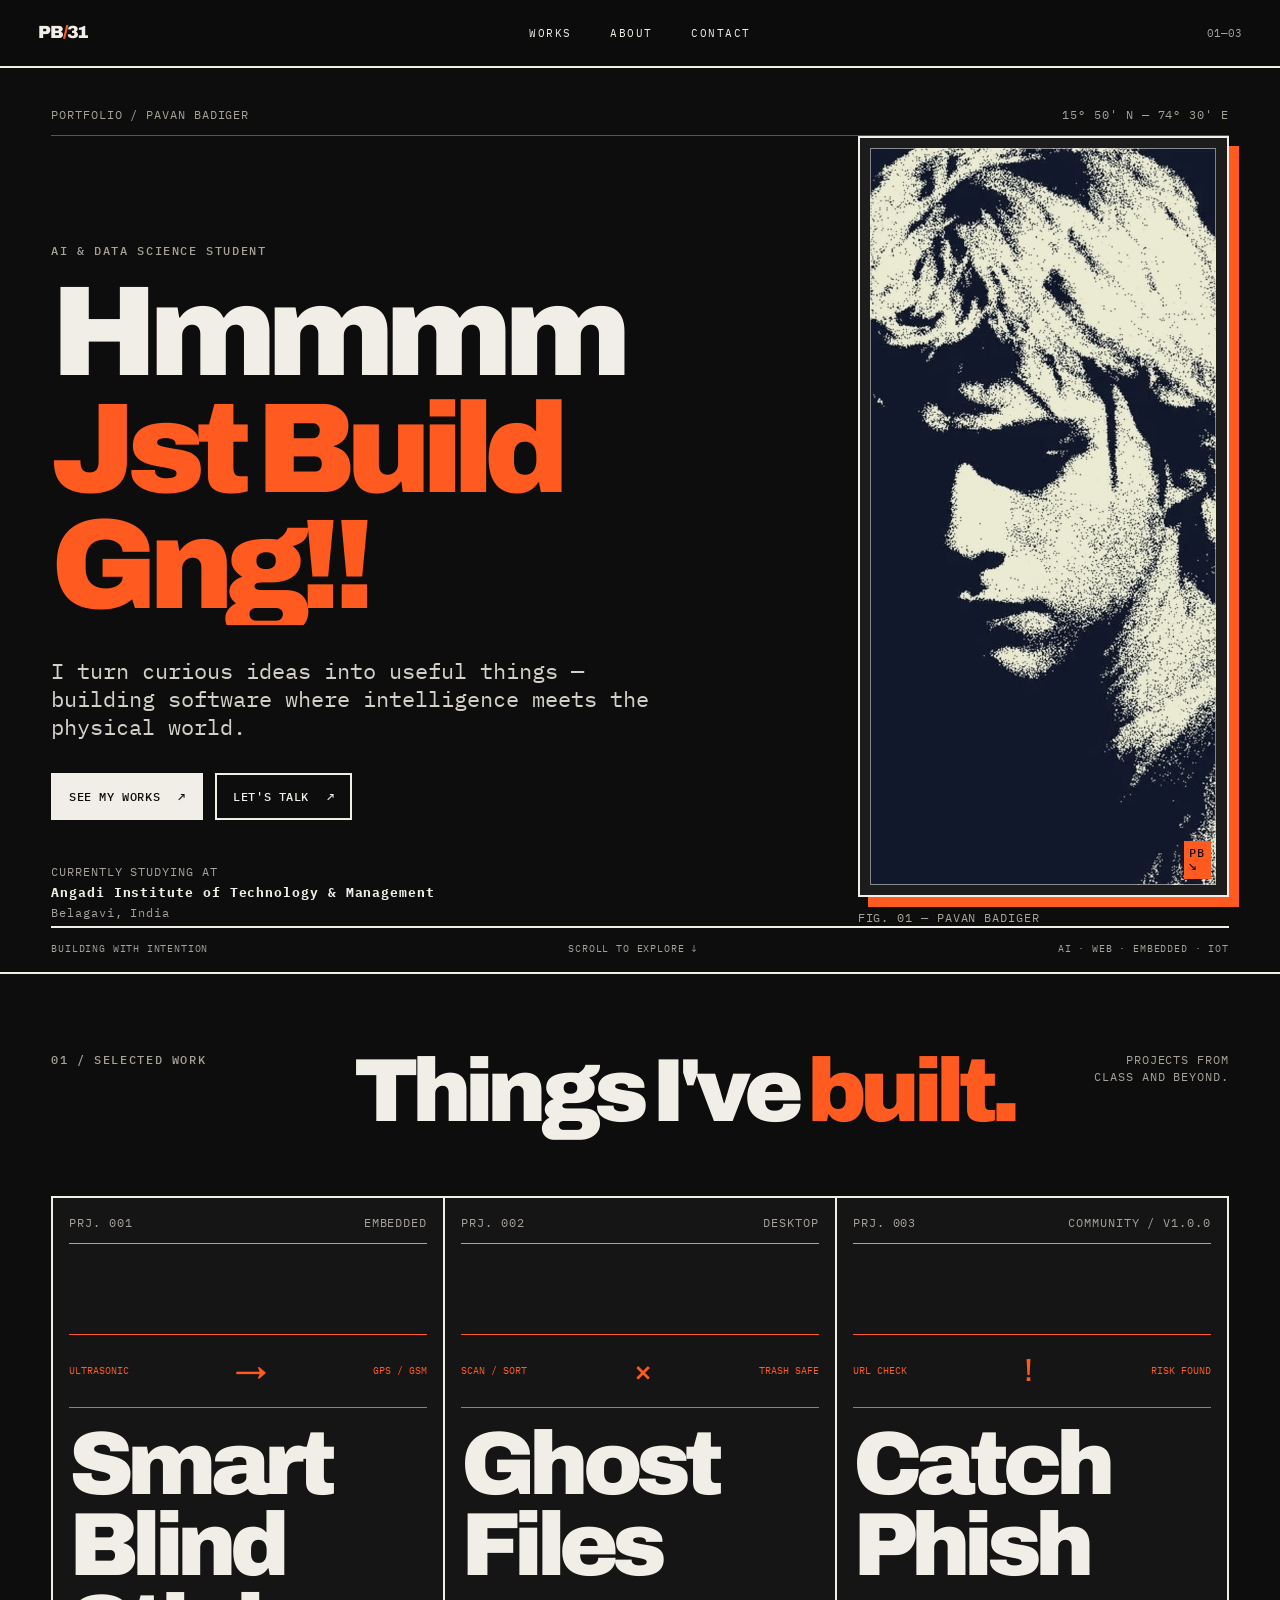
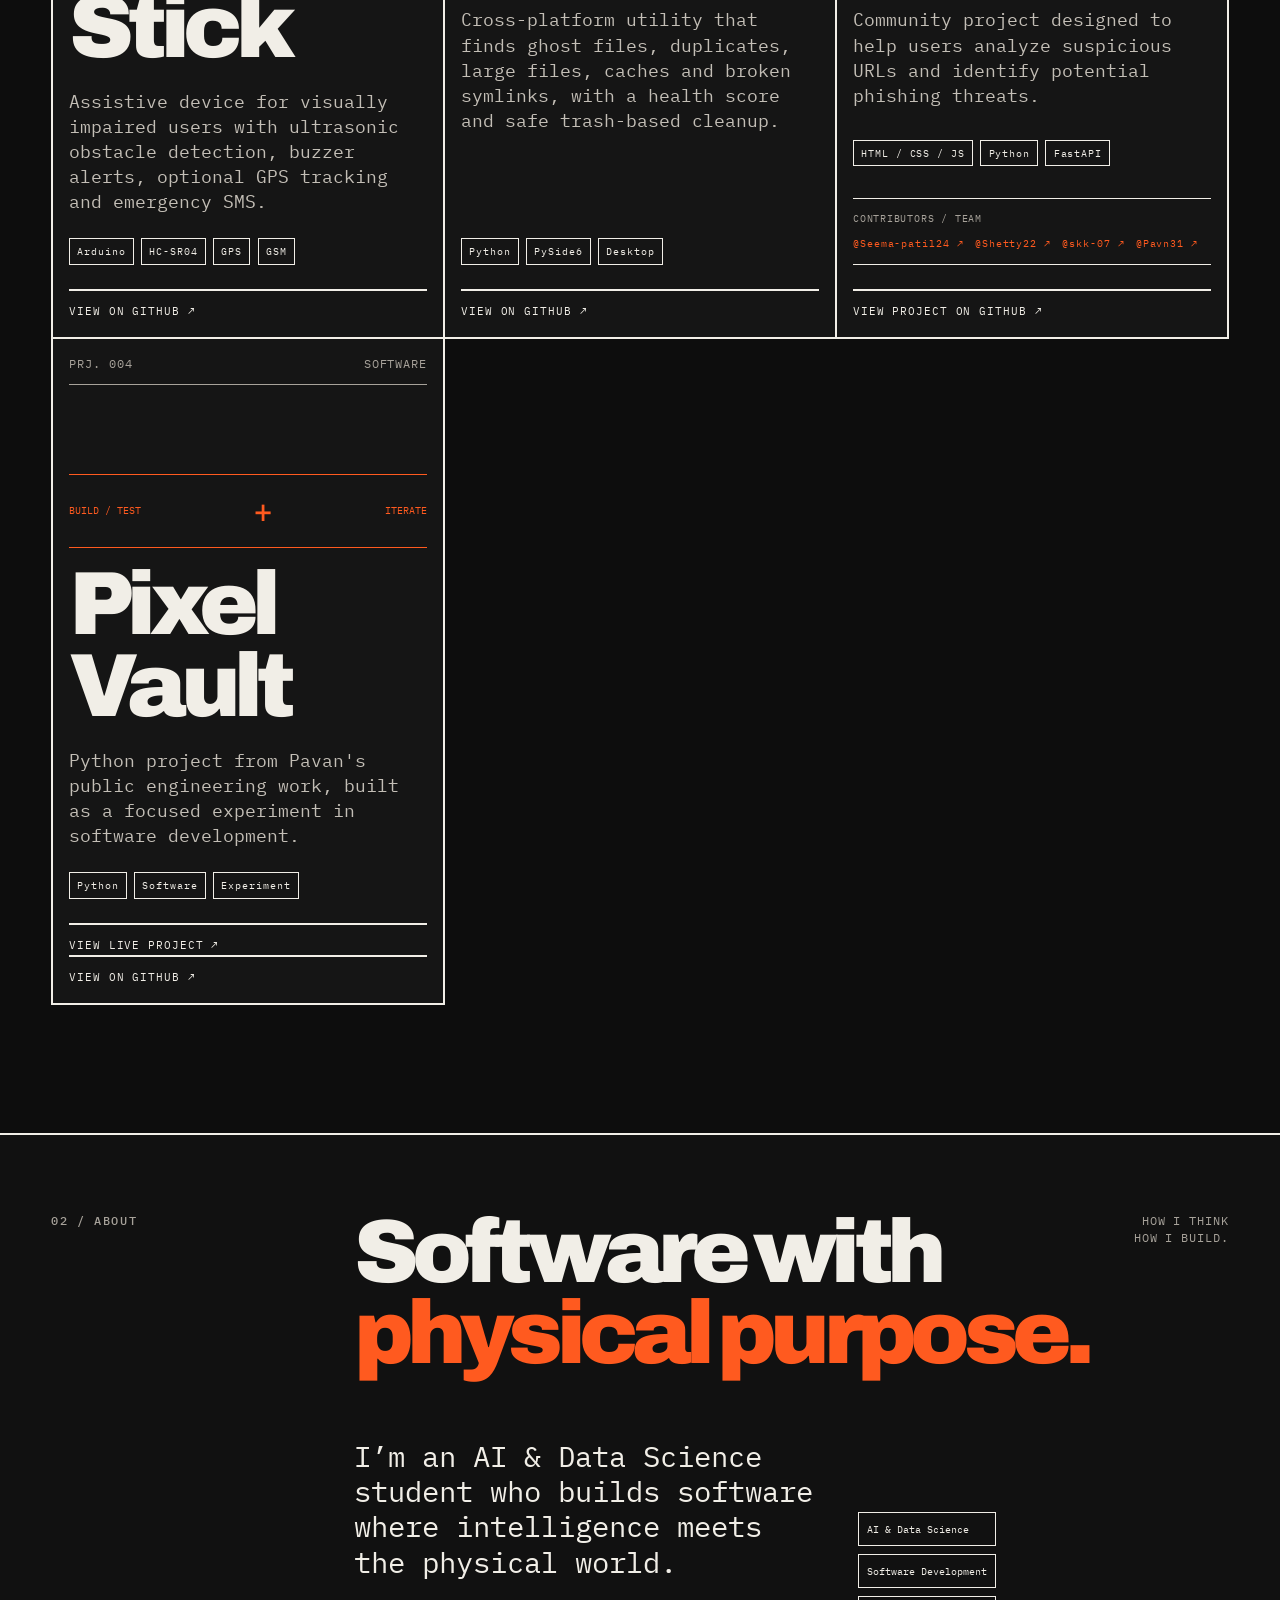
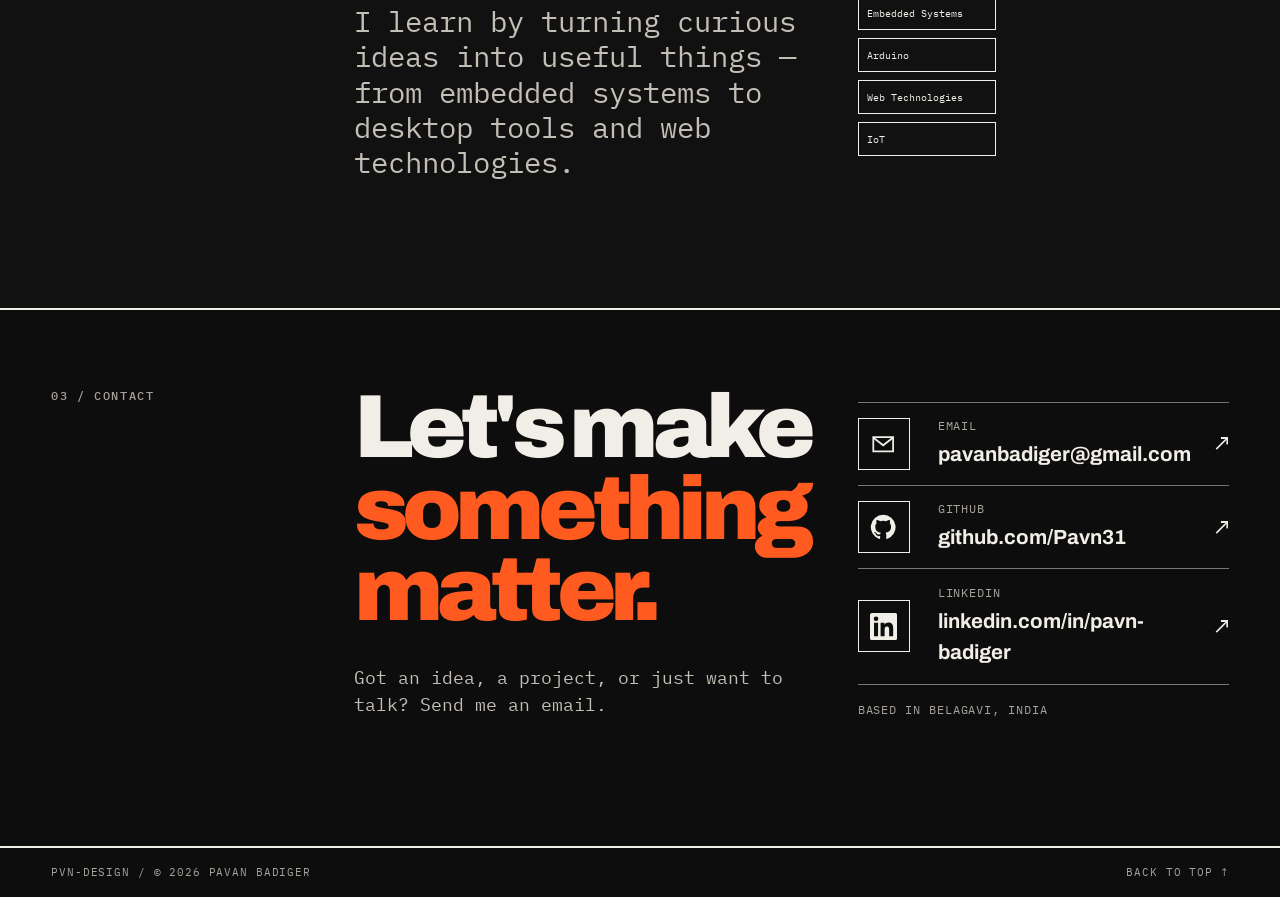
<file: index.html>
<!doctype html>
<html lang="en">
  <head>
    <meta charset="UTF-8" />
    <meta name="viewport" content="width=device-width, initial-scale=1.0" />
    <meta
      name="description"
      content="Pavan Badiger is an AI & Data Science student building thoughtful software, useful tools, and connected experiences."
    />
    <meta name="theme-color" content="#0D0D0D" />
    <title>Portfolio | Pavan Badiger</title>
    <link rel="icon" type="image/jpeg" href="assets/Icon.jpeg" />
    <link rel="apple-touch-icon" href="assets/Icon.jpeg" />
    <link rel="preconnect" href="https://fonts.googleapis.com" />
    <link rel="preconnect" href="https://fonts.gstatic.com" crossorigin />
    <link
      href="https://fonts.googleapis.com/css2?family=Archivo:wght@500;700;800;900&family=IBM+Plex+Mono:wght@400;500&display=swap"
      rel="stylesheet"
    />
    <link rel="stylesheet" href="style.css" />
    <script src="script.js" defer></script>
  </head>
  <body>
    <div class="progress" id="progress" aria-hidden="true"></div>
    <header class="site-header">
      <a class="wordmark" href="#top" aria-label="Pavan Badiger home"
        >PB<span>/</span>31</a
      >
      <nav aria-label="Main navigation">
        <a href="#projects">Works</a><a href="#about">About</a
        ><a href="#contact">Contact</a>
      </nav>
      <span class="header-index">01—03</span>
    </header>

    <main id="top">
      <section class="hero page-grid" aria-labelledby="hero-title">
        <div class="hero-meta mono">
          <span>PORTFOLIO / PAVAN BADIGER</span
          ><span>15° 50' N — 74° 30' E</span>
        </div>
        <div class="hero-copy">
          <p class="kicker reveal hero-line">AI &amp; DATA SCIENCE STUDENT</p>
          <h1 id="hero-title">
            <span class="mask"><span class="reveal hero-line">Hmmmm</span></span
            ><span class="mask accent-line"
              ><span class="reveal hero-line">Jst Build Gng!!</span></span
            >
          </h1>
          <p class="hero-intro reveal">
            I turn curious ideas into useful things — building software where
            intelligence meets the physical world.
          </p>
          <div class="hero-actions reveal">
            <a class="button button-solid" href="#projects"
              >See my works <span>↗</span></a
            ><a
              class="button button-outline"
              href="mailto:pavanbadiger@gmail.com"
              >Let's talk <span>↗</span></a
            >
          </div>
          <p class="study-note reveal mono">
            CURRENTLY STUDYING AT<br /><strong
              >Angadi Institute of Technology &amp; Management</strong
            ><br />Belagavi, India
          </p>
        </div>
        <figure class="portrait-block reveal">
          <div class="portrait-frame">
            <picture
              ><source srcset="assets/Profile.webp" type="image/webp" />
              <img
                src="assets/Profile.jpeg"
                width="736"
                height="737"
                alt="Portrait of Pavan Badiger"
                fetchpriority="high" /></picture
            ><span class="portrait-mark mono">PB<br />↘</span>
          </div>
          <figcaption class="mono">FIG. 01 — PAVAN BADIGER</figcaption>
        </figure>
        <div class="hero-footer mono">
          <span>BUILDING WITH INTENTION</span><span>SCROLL TO EXPLORE ↓</span
          ><span>AI · WEB · EMBEDDED · IOT</span>
        </div>
      </section>

      <section
        class="section page-grid"
        id="projects"
        aria-labelledby="projects-title"
      >
        <div class="section-number mono">01 / SELECTED WORK</div>
        <div class="section-heading">
          <h2 id="projects-title">Things I've <em>built.</em></h2>
          <p class="section-note mono">PROJECTS FROM<br />CLASS AND BEYOND.</p>
        </div>
        <div class="cards">
          <article
            class="project-card reveal"
            data-repo="https://github.com/Pavn31/Smart-Blind-Stick"
            role="link"
            tabindex="0"
            aria-label="Open Smart Blind Stick on GitHub"
          >
            <div class="card-top mono">
              <span>PRJ. 001</span><span>EMBEDDED</span>
            </div>
            <div class="card-signal signal-stick" aria-hidden="true">
              <span>ULTRASONIC</span><b>→</b><span>GPS / GSM</span>
            </div>
            <h3>Smart Blind<br />Stick</h3>
            <p>
              Assistive device for visually impaired users with ultrasonic
              obstacle detection, buzzer alerts, optional GPS tracking and
              emergency SMS.
            </p>
            <div class="tags mono">
              <span>Arduino</span><span>HC-SR04</span><span>GPS</span
              ><span>GSM</span>
            </div>
            <a
              class="card-link mono"
              href="https://github.com/Pavn31/Smart-Blind-Stick"
              target="_blank"
              rel="noopener"
              >VIEW ON GITHUB ↗</a
            >
          </article>
          <article
            class="project-card reveal"
            data-repo="https://github.com/Pavn31/GhostFiles"
            role="link"
            tabindex="0"
            aria-label="Open Ghost Files on GitHub"
          >
            <div class="card-top mono">
              <span>PRJ. 002</span><span>DESKTOP</span>
            </div>
            <div class="card-signal signal-files" aria-hidden="true">
              <span>SCAN / SORT</span><b>×</b><span>TRASH SAFE</span>
            </div>
            <h3>Ghost<br />Files</h3>
            <p>
              Cross-platform utility that finds ghost files, duplicates, large
              files, caches and broken symlinks, with a health score and safe
              trash-based cleanup.
            </p>
            <div class="tags mono">
              <span>Python</span><span>PySide6</span><span>Desktop</span>
            </div>
            <a
              class="card-link mono"
              href="https://github.com/Pavn31/GhostFiles"
              target="_blank"
              rel="noopener"
              >VIEW ON GITHUB ↗</a
            >
          </article>
          <article
            class="project-card reveal"
            data-repo="https://github.com/Pavn31/CatchPhish"
            role="link"
            tabindex="0"
            aria-label="Open Catch Phish on GitHub"
          >
            <div class="card-top mono">
              <span>PRJ. 003</span><span>COMMUNITY / V1.0.0</span>
            </div>
            <div class="card-signal signal-phish" aria-hidden="true">
              <span>URL CHECK</span><b>!</b><span>RISK FOUND</span>
            </div>
            <h3>Catch<br />Phish</h3>
            <p>
              Community project designed to help users analyze suspicious URLs
              and identify potential phishing threats.
            </p>
            <div class="tags mono">
              <span>HTML / CSS / JS</span><span>Python</span
              ><span>FastAPI</span>
            </div>
            <div class="contributors">
              <span class="contributors-label mono">CONTRIBUTORS / TEAM</span>
              <div class="contributor-links mono">
                <a
                  href="https://github.com/Seema-patil24"
                  target="_blank"
                  rel="noopener"
                  >@Seema-patil24 ↗</a
                ><a
                  href="https://github.com/Shetty22"
                  target="_blank"
                  rel="noopener"
                  >@Shetty22 ↗</a
                ><a
                  href="https://github.com/skk-07"
                  target="_blank"
                  rel="noopener"
                  >@skk-07 ↗</a
                ><a
                  href="https://github.com/Pavn31"
                  target="_blank"
                  rel="noopener"
                  >@Pavn31 ↗</a
                >
              </div>
            </div>
            <a
              class="card-link mono"
              href="https://github.com/Pavn31/CatchPhish"
              target="_blank"
              rel="noopener"
              >VIEW PROJECT ON GITHUB ↗</a
            >
          </article>
          <article
            class="project-card reveal"
            data-repo="https://github.com/Pavn31/PixelVault"
            role="link"
            tabindex="0"
            aria-label="Open PixelVault on GitHub"
          >
            <div class="card-top mono">
              <span>PRJ. 004</span><span>SOFTWARE</span>
            </div>
            <div class="card-signal signal-files" aria-hidden="true">
              <span>BUILD / TEST</span><b>+</b><span>ITERATE</span>
            </div>
            <h3>Pixel<br />Vault</h3>
            <p>
              Python project from Pavan's public engineering work, built as a
              focused experiment in software development.
            </p>
            <div class="tags mono">
              <span>Python</span><span>Software</span><span>Experiment</span>
            </div>
            <a
              class="card-link mono"
              href="https://pixelvault.pavn31.dpdns.org"
              target="_blank"
              rel="noopener"
              >VIEW LIVE PROJECT ↗</a
            >
            <a
              class="card-link mono"
              href="https://github.com/Pavn31/PixelVault"
              target="_blank"
              rel="noopener"
              >VIEW ON GITHUB ↗</a
            >
          </article>
        </div>
      </section>

      <section
        class="section about-section"
        id="about"
        aria-labelledby="about-title"
      >
        <div class="page-grid">
          <div class="section-number mono">02 / ABOUT</div>
          <div class="section-heading">
            <h2 id="about-title">
              Software with<br /><em>physical purpose.</em>
            </h2>
            <p class="section-note mono">HOW I THINK<br />HOW I BUILD.</p>
          </div>
          <div class="about-copy reveal">
            <p>
              I’m an AI &amp; Data Science student who builds software where
              intelligence meets the physical world.
            </p>
            <p>
              I learn by turning curious ideas into useful things — from
              embedded systems to desktop tools and web technologies.
            </p>
          </div>
          <div class="tags skills reveal">
            <span>AI &amp; Data Science</span><span>Software Development</span
            ><span>Embedded Systems</span><span>Arduino</span
            ><span>Web Technologies</span><span>IoT</span>
          </div>
        </div>
      </section>

      <section
        class="section contact-section page-grid"
        id="contact"
        aria-labelledby="contact-title"
      >
        <div class="section-number mono">03 / CONTACT</div>
        <div class="contact-copy">
          <h2 id="contact-title">Let's make<br /><em>something matter.</em></h2>
          <p>Got an idea, a project, or just want to talk? Send me an email.</p>
        </div>
        <div class="contact-links reveal">
          <a
            href="mailto:pavanbadiger@gmail.com"
            aria-label="Email Pavan Badiger at pavanbadiger@gmail.com"
            ><span class="contact-icon contact-icon-mail" aria-hidden="true"
              ><svg viewBox="0 0 24 24" role="img">
                <path d="M3 5.5h18v13H3zM3 6l9 7 9-7" /></svg></span
            ><span
              ><small class="mono">EMAIL</small
              ><strong>pavanbadiger@gmail.com</strong></span
            ><span class="contact-arrow">↗</span></a
          ><a
            href="https://github.com/Pavn31"
            target="_blank"
            rel="noopener"
            aria-label="Open Pavan Badiger on GitHub"
            ><span class="contact-icon contact-icon-github" aria-hidden="true"
              ><svg viewBox="0 0 24 24" role="img">
                <path
                  d="M12 .75a11.25 11.25 0 0 0-3.56 21.92c.56.1.77-.24.77-.54v-2.1c-3.14.68-3.8-1.33-3.8-1.33-.51-1.3-1.25-1.65-1.25-1.65-1.02-.7.08-.69.08-.69 1.13.08 1.72 1.16 1.72 1.16 1 1.71 2.62 1.22 3.26.93.1-.72.39-1.22.71-1.5-2.5-.29-5.13-1.25-5.13-5.55 0-1.23.44-2.23 1.16-3.02-.12-.29-.5-1.43.11-2.98 0 0 .95-.3 3.1 1.15a10.8 10.8 0 0 1 5.63 0c2.15-1.45 3.1-1.15 3.1-1.15.61 1.55.23 2.69.11 2.98.72.79 1.16 1.79 1.16 3.02 0 4.31-2.63 5.26-5.14 5.54.4.35.76 1.04.76 2.1v3.1c0 .3.2.65.77.54A11.25 11.25 0 0 0 12 .75Z"
                /></svg></span
            ><span
              ><small class="mono">GITHUB</small
              ><strong>github.com/Pavn31</strong></span
            ><span class="contact-arrow">↗</span></a
          ><a
            href="https://www.linkedin.com/in/pavn-badiger/"
            target="_blank"
            rel="noopener"
            aria-label="Open Pavan Badiger on LinkedIn"
            ><span class="contact-icon contact-icon-linkedin" aria-hidden="true"
              ><svg viewBox="0 0 24 24" role="img">
                <path
                  d="M20.45 20.45h-3.56v-5.57c0-1.33-.03-3.04-1.85-3.04-1.85 0-2.14 1.45-2.14 2.94v5.67H9.35V8.71h3.41v1.6h.05c.48-.9 1.64-1.85 3.37-1.85 3.6 0 4.27 2.37 4.27 5.45v6.54ZM5.34 7.1a2.06 2.06 0 1 1 0-4.12 2.06 2.06 0 0 1 0 4.12ZM7.12 20.45H3.55V8.71h3.57v11.74ZM22.23 0H1.77C.79 0 0 .77 0 1.73v20.54C0 23.23.79 24 1.77 24h20.46c.98 0 1.77-.77 1.77-1.73V1.73C24 .77 23.21 0 22.23 0Z"
                /></svg></span
            ><span
              ><small class="mono">LINKEDIN</small
              ><strong>linkedin.com/in/pavn-badiger</strong></span
            ><span class="contact-arrow">↗</span></a
          >
          <p class="location mono">BASED IN BELAGAVI, INDIA</p>
        </div>
      </section>
    </main>
    <footer class="site-footer mono">
      <span>PVN-DESIGN / © 2026 PAVAN BADIGER</span
      ><a href="#top" aria-label="Back to top">BACK TO TOP ↑</a>
    </footer>
  </body>
</html>
</file>
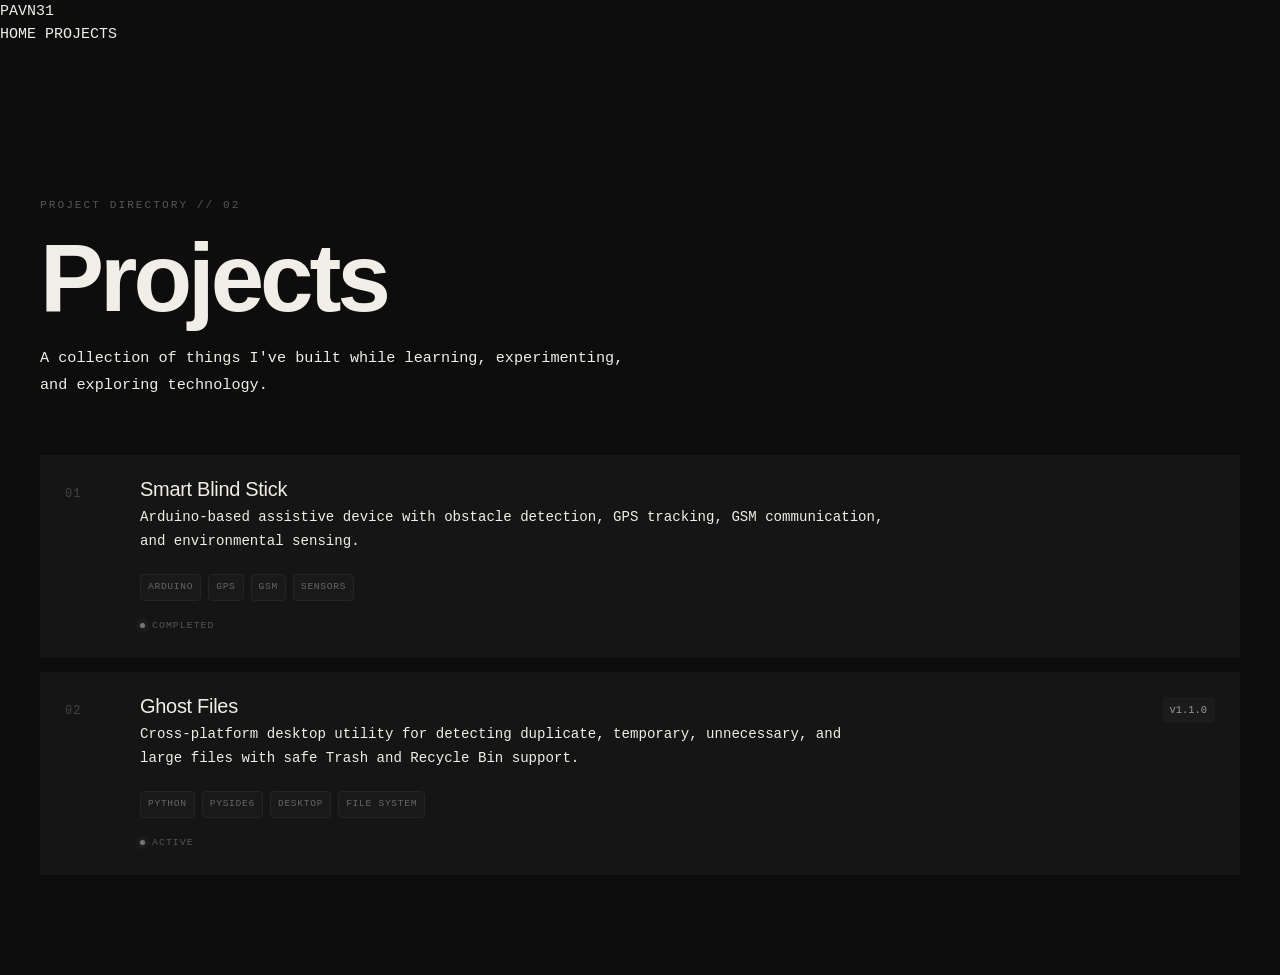
<file: projects/index.html>
<!doctype html>
<html lang="en">
  <head>
    <meta charset="UTF-8" />
    <meta name="viewport" content="width=device-width, initial-scale=1.0" />
    <title>Projects | Pavn31</title>

    <link rel="icon" href="../assets/Icon.png" />

    <link
      rel="stylesheet"
      href="https://fonts.googleapis.com/css2?family=Space+Grotesk:wght@400;500;600;700&display=swap"
    />

    <link rel="stylesheet" href="../style.css" />
  </head>

  <body>
    <nav class="navbar">
      <a href="../index.html" class="logo">PAVN31</a>

      <div class="nav-links">
        <a href="../index.html">HOME</a>
        <a href="index.html" class="active">PROJECTS</a>
      </div>
    </nav>

    <main>
      <section class="projects-page">
        <header class="projects-header">
          <div class="page-label">PROJECT DIRECTORY // 02</div>

          <h1>Projects</h1>

          <p>
            A collection of things I've built while learning, experimenting, and
            exploring technology.
          </p>
        </header>

        <div class="project-list">
          <!-- PROJECT 01 -->
          <a href="smart-blind-stick.html" class="project">
            <div class="project-number">01</div>

            <div class="project-content">
              <div class="project-header">
                <div>
                  <h2 class="project-title">Smart Blind Stick</h2>

                  <p class="project-desc">
                    Arduino-based assistive device with obstacle detection, GPS
                    tracking, GSM communication, and environmental sensing.
                  </p>
                </div>

                <span class="project-arrow">↗</span>
              </div>

              <div class="project-meta">
                <span>ARDUINO</span>
                <span>GPS</span>
                <span>GSM</span>
                <span>SENSORS</span>
              </div>

              <div class="project-status">
                <span class="status-dot"></span>
                COMPLETED
              </div>
            </div>
          </a>

          <!-- PROJECT 02 -->
          <a href="ghost-files.html" class="project">
            <div class="project-number">02</div>

            <div class="project-content">
              <div class="project-header">
                <div>
                  <h2 class="project-title">Ghost Files</h2>

                  <p class="project-desc">
                    Cross-platform desktop utility for detecting duplicate,
                    temporary, unnecessary, and large files with safe Trash and
                    Recycle Bin support.
                  </p>
                </div>

                <span class="project-badge">v1.1.0</span>
              </div>

              <div class="project-meta">
                <span>PYTHON</span>
                <span>PYSIDE6</span>
                <span>DESKTOP</span>
                <span>FILE SYSTEM</span>
              </div>

              <div class="project-status">
                <span class="status-dot"></span>
                ACTIVE
              </div>
            </div>
          </a>
        </div>
      </section>
    </main>

    <style>
      /* ================================
         PROJECT PAGE
      ================================= */

      .projects-page {
        min-height: 100vh;
        padding-top: 150px;
        padding-bottom: 100px;
        max-width: 1200px;
        margin: 0 auto;
      }

      /* ================================
         HEADER
      ================================= */

      .projects-header {
        margin-bottom: 55px;
      }

      .page-label {
        margin-bottom: 18px;
        color: #555;
        font-family: monospace;
        font-size: 0.7rem;
        letter-spacing: 2px;
      }

      .projects-header h1 {
        font-size: clamp(3.5rem, 8vw, 6rem);
        line-height: 0.95;
        letter-spacing: -4px;
        font-weight: 600;
        margin-bottom: 22px;
      }

      .projects-header p {
        max-width: 600px;
        color: var(--secondary-text);
        font-size: 0.95rem;
        line-height: 1.8;
      }

      /* ================================
         PROJECT LIST
      ================================= */

      .project-list {
        display: flex;
        flex-direction: column;
        gap: 14px;
      }

      /* ================================
         PROJECT CARD
      ================================= */

      .project {
        position: relative;

        display: grid;
        grid-template-columns: 55px 1fr;
        gap: 20px;

        padding: 25px;

        color: var(--text-color);
        text-decoration: none;

        background: var(--surface);

        border: 1px solid var(--border-color);
        border-radius: var(--radius);

        overflow: hidden;

        backdrop-filter: blur(14px);
        -webkit-backdrop-filter: blur(14px);

        transition:
          transform 0.25s ease,
          border-color 0.25s ease,
          background 0.25s ease,
          box-shadow 0.25s ease;
      }

      .project::before {
        content: "";

        position: absolute;
        left: 0;
        top: 0;

        width: 2px;
        height: 100%;

        background: #777;

        opacity: 0;

        transition: opacity 0.25s ease;
      }

      .project:hover {
        transform: translateX(4px);

        border-color: var(--border-hover);

        background: rgba(25, 25, 25, 0.85);

        box-shadow:
          0 15px 40px rgba(0, 0, 0, 0.35),
          inset 0 1px 0 rgba(255, 255, 255, 0.035);
      }

      .project:hover::before {
        opacity: 1;
      }

      /* ================================
         PROJECT NUMBER
      ================================= */

      .project-number {
        color: #454545;
        font-family: monospace;
        font-size: 0.75rem;
        padding-top: 5px;
        letter-spacing: 1px;
      }

      /* ================================
         PROJECT CONTENT
      ================================= */

      .project-content {
        min-width: 0;
      }

      .project-header {
        display: flex;
        justify-content: space-between;
        align-items: flex-start;
        gap: 20px;
      }

      /* ================================
         TITLE
      ================================= */

      .project-title {
        font-size: 1.25rem;
        font-weight: 500;
        margin: 0 0 8px;
        letter-spacing: -0.3px;
      }

      .project-arrow {
        color: #555;

        font-size: 1.1rem;

        opacity: 0;

        transform: translate(-5px, 5px);

        transition:
          opacity 0.25s ease,
          transform 0.25s ease;
      }

      .project:hover .project-arrow {
        opacity: 1;
        transform: translate(0, 0);
        color: var(--text-color);
      }

      /* ================================
         DESCRIPTION
      ================================= */

      .project-desc {
        max-width: 750px;
        color: var(--secondary-text);
        font-size: 0.88rem;
        line-height: 1.7;
        margin: 0;
      }

      /* ================================
         BADGE
      ================================= */

      .project-badge {
        flex-shrink: 0;

        color: #999;

        font-family: monospace;
        font-size: 0.65rem;

        padding: 5px 8px;

        border: 1px solid var(--border-color);
        border-radius: 4px;

        background: rgba(255, 255, 255, 0.025);
      }

      /* ================================
         PROJECT META
      ================================= */

      .project-meta {
        display: flex;
        flex-wrap: wrap;
        gap: 7px;
        margin-top: 20px;
      }

      .project-meta span {
        color: #666;

        font-family: monospace;
        font-size: 0.6rem;

        letter-spacing: 0.7px;

        padding: 5px 7px;

        border: 1px solid #252525;
        border-radius: 4px;

        background: rgba(255, 255, 255, 0.015);
      }

      /* ================================
         STATUS
      ================================= */

      .project-status {
        display: flex;
        align-items: center;
        gap: 7px;

        margin-top: 17px;

        color: #555;

        font-family: monospace;
        font-size: 0.62rem;
        letter-spacing: 1px;
      }

      .status-dot {
        width: 5px;
        height: 5px;

        border-radius: 50%;

        background: #777;

        box-shadow: 0 0 7px rgba(255, 255, 255, 0.3);
      }

      /* ================================
         MOBILE
      ================================= */

      @media (max-width: 768px) {
        .projects-page {
          padding-top: 130px;
          padding-left: 6%;
          padding-right: 6%;
        }

        .projects-header {
          margin-bottom: 40px;
        }

        .projects-header h1 {
          font-size: 3.5rem;
          letter-spacing: -2px;
        }

        .project {
          grid-template-columns: 35px 1fr;
          gap: 12px;
          padding: 20px;
        }

        .project-header {
          gap: 10px;
        }

        .project-title {
          font-size: 1.05rem;
        }

        .project-desc {
          font-size: 0.82rem;
        }

        .project-badge {
          font-size: 0.58rem;
        }
      }

      @media (max-width: 480px) {
        .projects-header h1 {
          font-size: 2.8rem;
        }

        .project {
          grid-template-columns: 1fr;
          gap: 5px;
        }

        .project-number {
          padding: 0;
          margin-bottom: 8px;
        }

        .project-arrow {
          display: none;
        }
      }
    </style>
  </body>
</html>
</file>
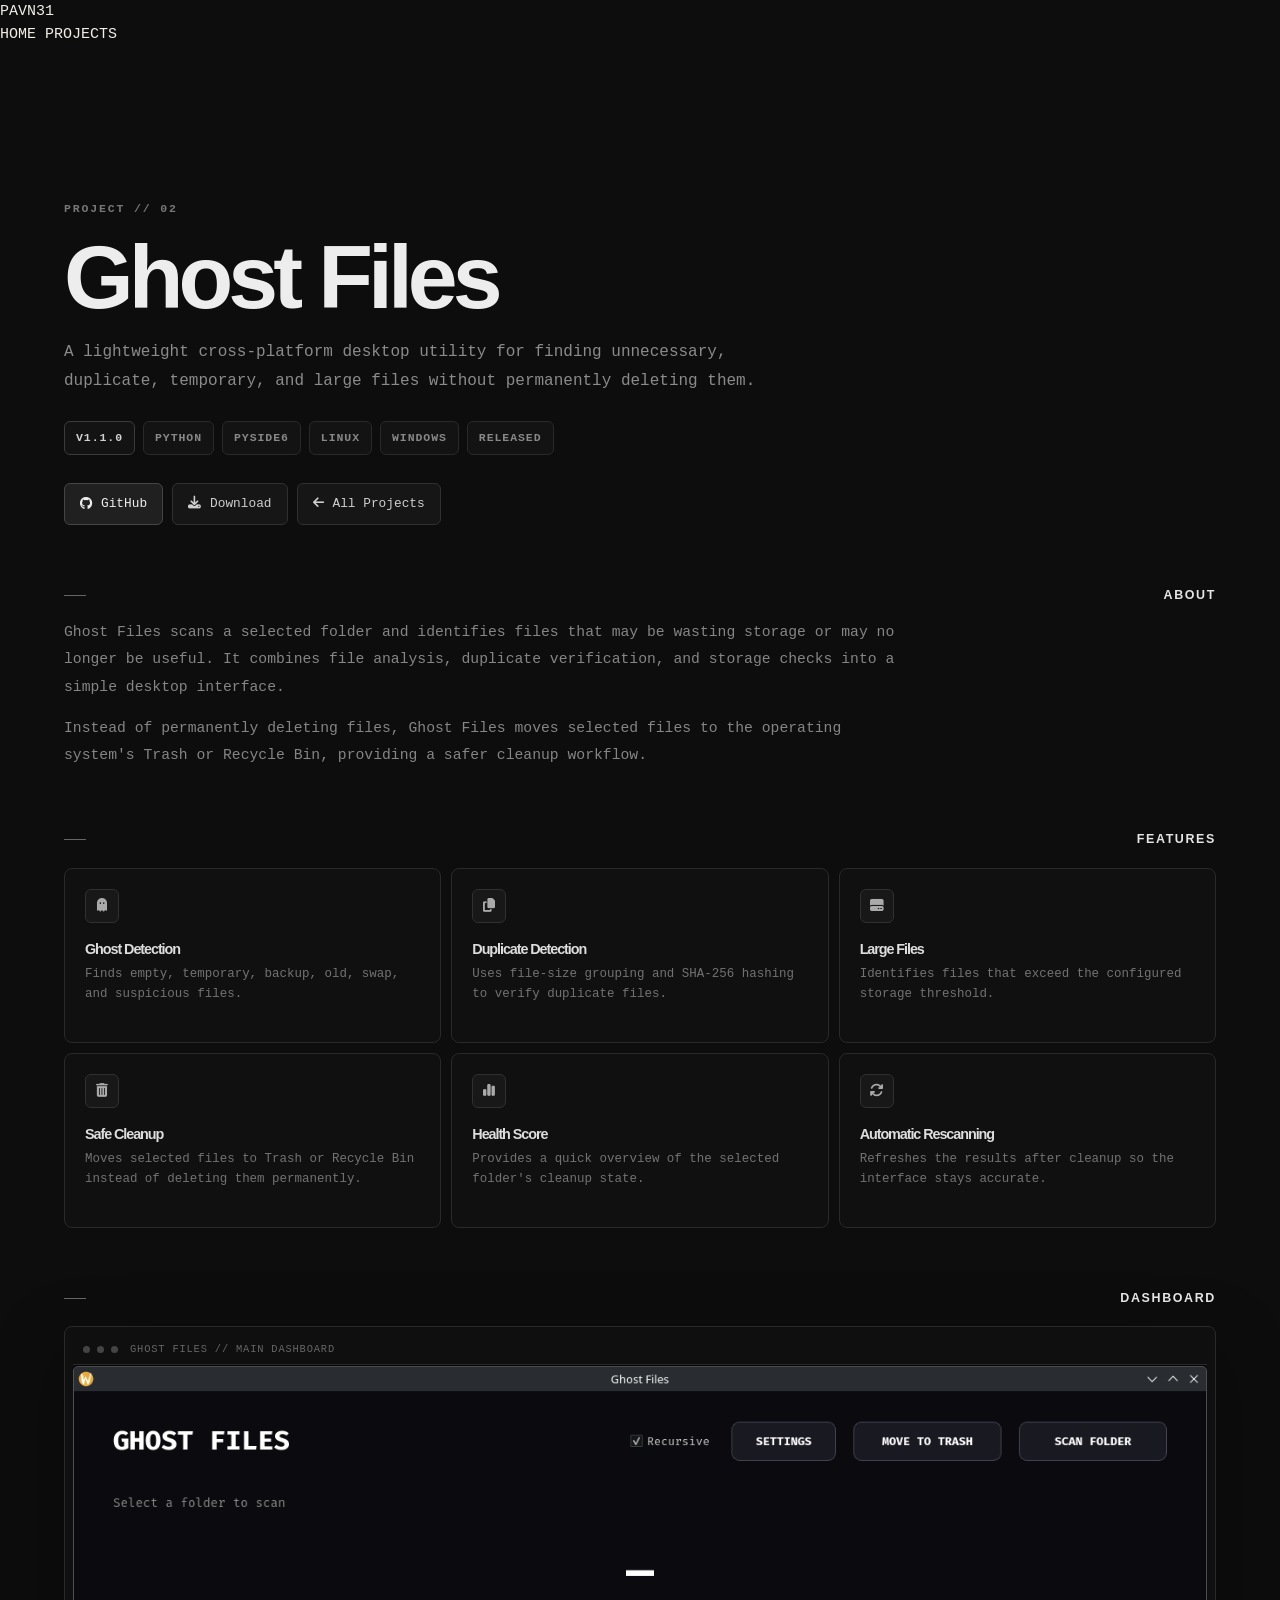
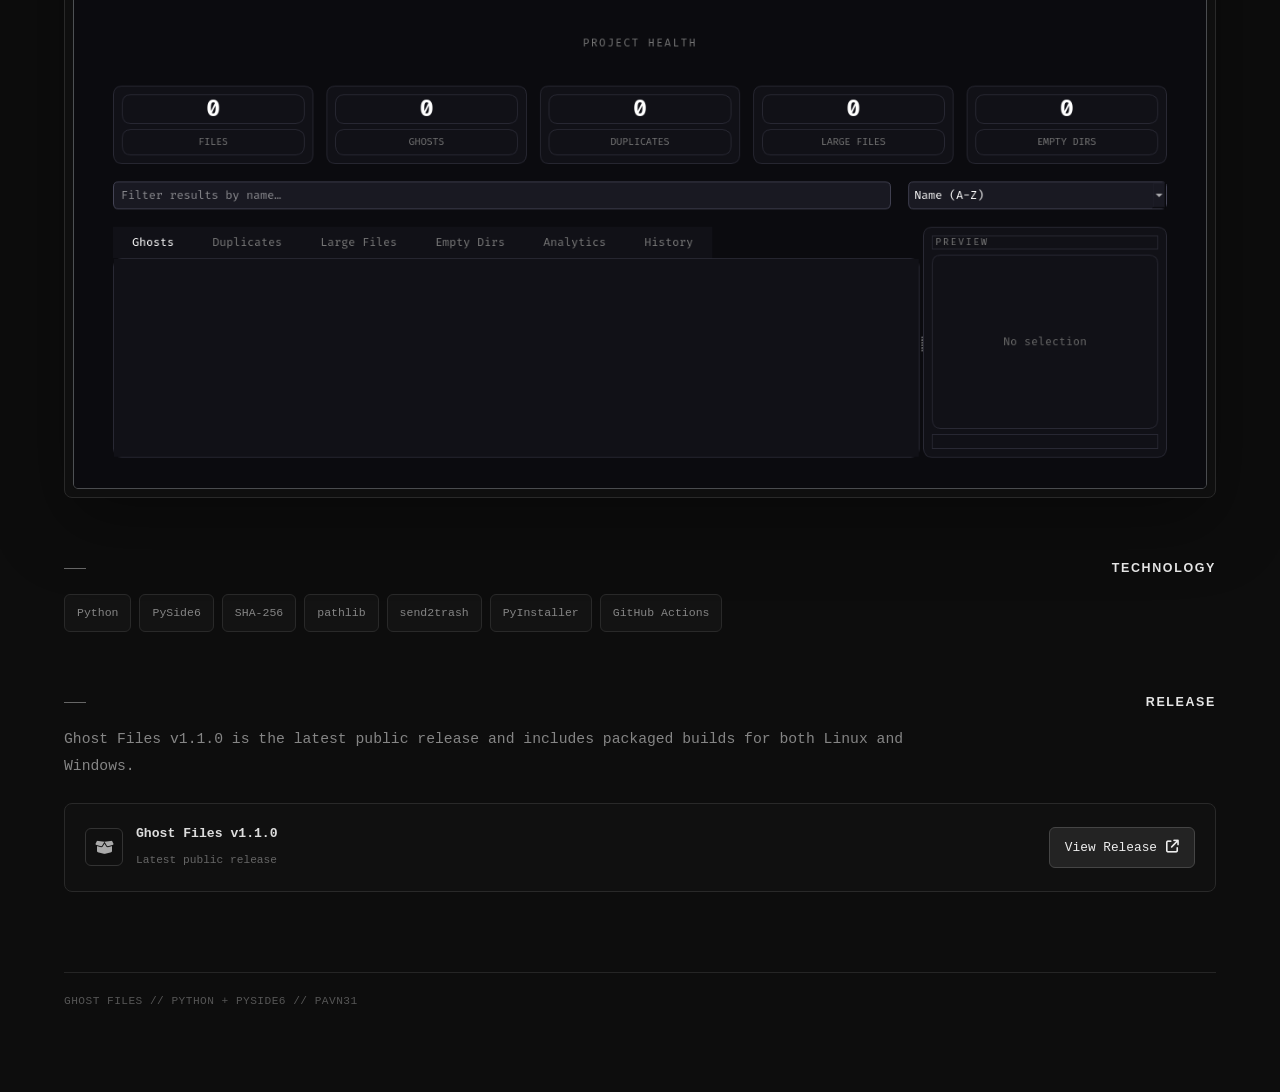
<file: projects/ghost-files.html>
<!DOCTYPE html>
<html lang="en">
<head>
    <meta charset="UTF-8">
    <meta name="viewport" content="width=device-width, initial-scale=1.0">

    <title>Ghost Files | Pavn31</title>

    <link rel="icon" type="image/png" href="../assets/Icon.png">

    <link
        rel="stylesheet"
        href="https://cdnjs.cloudflare.com/ajax/libs/font-awesome/6.7.2/css/all.min.css"
    >

    <link rel="stylesheet" href="../style.css">

    <style>
        /* =========================================
           GHOST FILES PROJECT PAGE
           ========================================= */

        .project-page {
            max-width: 1200px;
            margin: 0 auto;
            padding: 150px 24px 80px;
        }

        /* Header */

        .project-header {
            max-width: 900px;
            margin-bottom: 55px;
        }

        .project-label {
            display: inline-block;
            margin-bottom: 18px;

            font-size: 0.72rem;
            font-weight: 600;
            letter-spacing: 0.16em;
            text-transform: uppercase;

            color: #777;
        }

        .project-header h1 {
            margin: 0 0 18px;

            font-size: clamp(3rem, 7vw, 6rem);
            line-height: 0.95;
            font-weight: 600;
            letter-spacing: -0.055em;

            color: #ededed;
        }

        .project-header p {
            max-width: 760px;

            margin: 0;

            color: #8b8b8b;
            font-size: 1rem;
            line-height: 1.8;
        }

        /* Meta */

        .project-meta {
            display: flex;
            flex-wrap: wrap;
            gap: 8px;
            margin-top: 25px;
        }

        .project-meta span {
            display: inline-flex;
            align-items: center;

            padding: 7px 11px;

            border: 1px solid #292929;
            border-radius: 6px;

            background: rgba(255, 255, 255, 0.025);

            color: #888;
            font-size: 0.72rem;
            font-weight: 600;
            letter-spacing: 0.08em;
            text-transform: uppercase;
        }

        .project-meta .version {
            color: #d0d0d0;
            border-color: #3b3b3b;
        }

        /* Buttons */

        .project-actions {
            display: flex;
            flex-wrap: wrap;
            gap: 9px;
            margin-top: 28px;
        }

        .project-button {
            display: inline-flex;
            align-items: center;
            gap: 9px;

            padding: 10px 15px;

            border: 1px solid #303030;
            border-radius: 6px;

            background: rgba(255, 255, 255, 0.035);

            color: #cfcfcf;
            text-decoration: none;

            font-size: 0.8rem;
            font-weight: 500;

            transition:
                background 0.2s ease,
                border-color 0.2s ease,
                color 0.2s ease,
                transform 0.2s ease;
        }

        .project-button:hover {
            background: rgba(255, 255, 255, 0.075);
            border-color: #505050;
            color: #fff;
            transform: translateY(-2px);
        }

        .project-button.primary {
            background: rgba(255, 255, 255, 0.08);
            border-color: #454545;
            color: #eee;
        }

        .project-button.primary:hover {
            background: rgba(255, 255, 255, 0.13);
            border-color: #666;
        }

        /* Sections */

        .project-section {
            margin-top: 65px;
        }

        .section-heading {
            display: flex;
            align-items: center;
            gap: 12px;

            margin-bottom: 18px;

            color: #e5e5e5;

            font-size: 0.78rem;
            font-weight: 600;
            letter-spacing: 0.13em;
            text-transform: uppercase;
        }

        .section-heading::before {
            content: "";
            width: 22px;
            height: 1px;

            background: #666;
        }

        .project-section > p {
            max-width: 850px;

            color: #858585;
            font-size: 0.92rem;
            line-height: 1.85;
        }

        .project-section > p + p {
            margin-top: 14px;
        }

        /* Feature Grid */

        .feature-grid {
            display: grid;
            grid-template-columns: repeat(3, 1fr);
            gap: 10px;

            margin-top: 22px;
        }

        .feature-card {
            min-height: 175px;

            padding: 20px;

            border: 1px solid #292929;
            border-radius: 8px;

            background: rgba(18, 18, 18, 0.68);

            transition:
                transform 0.25s ease,
                border-color 0.25s ease,
                background 0.25s ease;
        }

        .feature-card:hover {
            transform: translateY(-3px);

            border-color: #424242;
            background: rgba(25, 25, 25, 0.82);
        }

        .feature-icon {
            display: flex;
            align-items: center;
            justify-content: center;

            width: 34px;
            height: 34px;

            margin-bottom: 20px;

            border: 1px solid #303030;
            border-radius: 6px;

            background: rgba(255, 255, 255, 0.035);

            color: #aaa;
            font-size: 0.85rem;
        }

        .feature-card h3 {
            margin: 0 0 8px;

            color: #ddd;

            font-size: 0.9rem;
            font-weight: 600;
        }

        .feature-card p {
            margin: 0;

            color: #727272;

            font-size: 0.78rem;
            line-height: 1.65;
        }

        /* Dashboard */

        .dashboard-frame {
            margin-top: 22px;

            padding: 8px;

            border: 1px solid #292929;
            border-radius: 8px;

            background: rgba(15, 15, 15, 0.8);

            box-shadow: 0 25px 70px rgba(0, 0, 0, 0.35);
        }

        .dashboard-topbar {
            display: flex;
            align-items: center;
            gap: 7px;

            height: 30px;

            padding: 0 10px;

            border-bottom: 1px solid #292929;
        }

        .window-dot {
            width: 7px;
            height: 7px;

            border-radius: 50%;

            background: #444;
        }

        .window-title {
            margin-left: 5px;

            color: #666;

            font-size: 0.65rem;
            letter-spacing: 0.08em;
            text-transform: uppercase;
        }

        .dashboard-frame img {
            display: block;

            width: 100%;
            height: auto;

            border-radius: 4px;
        }

        /* Technology */

        .tech-grid {
            display: flex;
            flex-wrap: wrap;
            gap: 8px;

            margin-top: 20px;
        }

        .tech-item {
            padding: 9px 12px;

            border: 1px solid #292929;
            border-radius: 6px;

            background: rgba(255, 255, 255, 0.025);

            color: #858585;

            font-family: monospace;
            font-size: 0.72rem;

            transition:
                border-color 0.2s ease,
                color 0.2s ease,
                background 0.2s ease;
        }

        .tech-item:hover {
            border-color: #444;
            color: #ccc;
            background: rgba(255, 255, 255, 0.05);
        }

        /* Release */

        .release-box {
            display: flex;
            align-items: center;
            justify-content: space-between;
            gap: 20px;

            margin-top: 22px;
            padding: 20px;

            border: 1px solid #292929;
            border-radius: 8px;

            background: rgba(18, 18, 18, 0.65);
        }

        .release-info {
            display: flex;
            align-items: center;
            gap: 13px;
        }

        .release-icon {
            display: flex;
            align-items: center;
            justify-content: center;

            width: 38px;
            height: 38px;

            border: 1px solid #333;
            border-radius: 6px;

            color: #aaa;
        }

        .release-info strong {
            display: block;

            margin-bottom: 4px;

            color: #ddd;
            font-size: 0.82rem;
        }

        .release-info span {
            color: #666;
            font-size: 0.7rem;
        }

        /* Footer */

        .project-footer {
            margin-top: 80px;
            padding-top: 20px;

            border-top: 1px solid #252525;

            color: #555;

            font-size: 0.7rem;
            letter-spacing: 0.04em;
        }

        /* Responsive */

        @media (max-width: 850px) {
            .feature-grid {
                grid-template-columns: repeat(2, 1fr);
            }
        }

        @media (max-width: 650px) {
            .project-page {
                padding: 125px 18px 60px;
            }

            .project-header h1 {
                font-size: 3.5rem;
            }

            .feature-grid {
                grid-template-columns: 1fr;
            }

            .release-box {
                align-items: flex-start;
                flex-direction: column;
            }

            .project-actions {
                width: 100%;
            }

            .project-button {
                justify-content: center;
            }
        }
    </style>
</head>

<body>

    <!-- NAVIGATION -->
    <nav class="navbar">

        <a href="../index.html" class="nav-logo">
            PAVN31
        </a>

        <div class="nav-links">
            <a href="../index.html">HOME</a>
            <a href="index.html" class="active">PROJECTS</a>
        </div>

    </nav>


    <!-- PROJECT -->
    <main class="project-page">

        <!-- HEADER -->
        <header class="project-header">

            <span class="project-label">
                PROJECT // 02
            </span>

            <h1>Ghost Files</h1>

            <p>
                A lightweight cross-platform desktop utility for finding
                unnecessary, duplicate, temporary, and large files without
                permanently deleting them.
            </p>

            <div class="project-meta">
                <span class="version">v1.1.0</span>
                <span>Python</span>
                <span>PySide6</span>
                <span>Linux</span>
                <span>Windows</span>
                <span>Released</span>
            </div>

            <div class="project-actions">

                <a
                    href="https://github.com/Pavn31/GhostFiles"
                    class="project-button primary"
                    target="_blank"
                    rel="noopener noreferrer"
                >
                    <i class="fa-brands fa-github"></i>
                    GitHub
                </a>

                <a
                    href="https://github.com/Pavn31/GhostFiles/releases/latest"
                    class="project-button"
                    target="_blank"
                    rel="noopener noreferrer"
                >
                    <i class="fa-solid fa-download"></i>
                    Download
                </a>

                <a
                    href="index.html"
                    class="project-button"
                >
                    <i class="fa-solid fa-arrow-left"></i>
                    All Projects
                </a>

            </div>

        </header>


        <!-- ABOUT -->
        <section class="project-section">

            <h2 class="section-heading">
                About
            </h2>

            <p>
                Ghost Files scans a selected folder and identifies files that
                may be wasting storage or may no longer be useful. It combines
                file analysis, duplicate verification, and storage checks into
                a simple desktop interface.
            </p>

            <p>
                Instead of permanently deleting files, Ghost Files moves
                selected files to the operating system's Trash or Recycle Bin,
                providing a safer cleanup workflow.
            </p>

        </section>


        <!-- FEATURES -->
        <section class="project-section">

            <h2 class="section-heading">
                Features
            </h2>

            <div class="feature-grid">

                <article class="feature-card">

                    <div class="feature-icon">
                        <i class="fa-solid fa-ghost"></i>
                    </div>

                    <h3>Ghost Detection</h3>

                    <p>
                        Finds empty, temporary, backup, old, swap, and
                        suspicious files.
                    </p>

                </article>


                <article class="feature-card">

                    <div class="feature-icon">
                        <i class="fa-solid fa-copy"></i>
                    </div>

                    <h3>Duplicate Detection</h3>

                    <p>
                        Uses file-size grouping and SHA-256 hashing to verify
                        duplicate files.
                    </p>

                </article>


                <article class="feature-card">

                    <div class="feature-icon">
                        <i class="fa-solid fa-hard-drive"></i>
                    </div>

                    <h3>Large Files</h3>

                    <p>
                        Identifies files that exceed the configured storage
                        threshold.
                    </p>

                </article>


                <article class="feature-card">

                    <div class="feature-icon">
                        <i class="fa-solid fa-trash-can"></i>
                    </div>

                    <h3>Safe Cleanup</h3>

                    <p>
                        Moves selected files to Trash or Recycle Bin instead
                        of deleting them permanently.
                    </p>

                </article>


                <article class="feature-card">

                    <div class="feature-icon">
                        <i class="fa-solid fa-chart-simple"></i>
                    </div>

                    <h3>Health Score</h3>

                    <p>
                        Provides a quick overview of the selected folder's
                        cleanup state.
                    </p>

                </article>


                <article class="feature-card">

                    <div class="feature-icon">
                        <i class="fa-solid fa-arrows-rotate"></i>
                    </div>

                    <h3>Automatic Rescanning</h3>

                    <p>
                        Refreshes the results after cleanup so the interface
                        stays accurate.
                    </p>

                </article>

            </div>

        </section>


        <!-- DASHBOARD -->
        <section class="project-section">

            <h2 class="section-heading">
                Dashboard
            </h2>

            <div class="dashboard-frame">

                <div class="dashboard-topbar">

                    <span class="window-dot"></span>
                    <span class="window-dot"></span>
                    <span class="window-dot"></span>

                    <span class="window-title">
                        Ghost Files // Main Dashboard
                    </span>

                </div>

                <img
                    src="../assets/main-dashboard.png"
                    alt="Ghost Files main dashboard"
                >

            </div>

        </section>


        <!-- TECHNOLOGY -->
        <section class="project-section">

            <h2 class="section-heading">
                Technology
            </h2>

            <div class="tech-grid">

                <span class="tech-item">Python</span>
                <span class="tech-item">PySide6</span>
                <span class="tech-item">SHA-256</span>
                <span class="tech-item">pathlib</span>
                <span class="tech-item">send2trash</span>
                <span class="tech-item">PyInstaller</span>
                <span class="tech-item">GitHub Actions</span>

            </div>

        </section>


        <!-- RELEASE -->
        <section class="project-section">

            <h2 class="section-heading">
                Release
            </h2>

            <p>
                Ghost Files v1.1.0 is the latest public release and includes
                packaged builds for both Linux and Windows.
            </p>

            <div class="release-box">

                <div class="release-info">

                    <div class="release-icon">
                        <i class="fa-solid fa-box-open"></i>
                    </div>

                    <div>
                        <strong>Ghost Files v1.1.0</strong>
                        <span>Latest public release</span>
                    </div>

                </div>

                <a
                    href="https://github.com/Pavn31/GhostFiles/releases/tag/v1.1.0"
                    class="project-button primary"
                    target="_blank"
                    rel="noopener noreferrer"
                >
                    View Release
                    <i class="fa-solid fa-arrow-up-right-from-square"></i>
                </a>

            </div>

        </section>


        <!-- FOOTER -->
        <footer class="project-footer">
            GHOST FILES // PYTHON + PYSIDE6 // PAVN31
        </footer>

    </main>

</body>
</html>
</file>
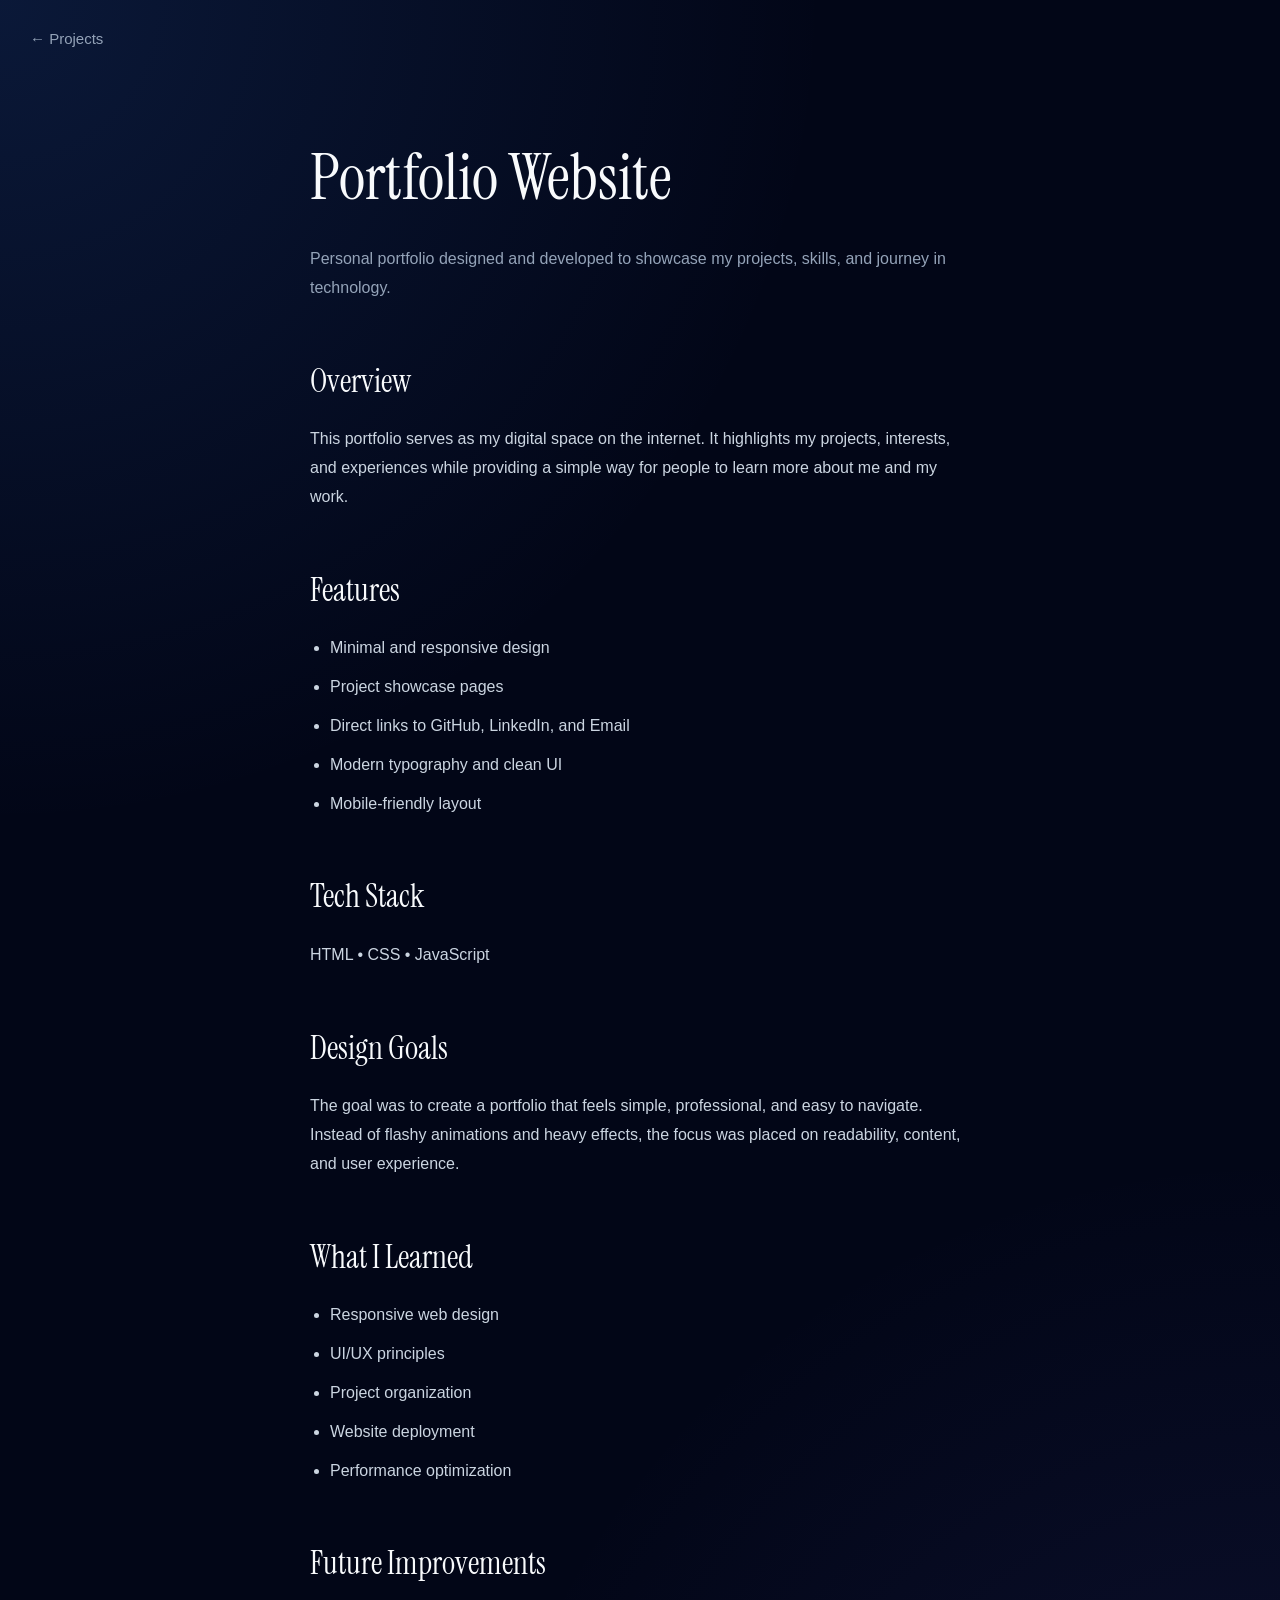
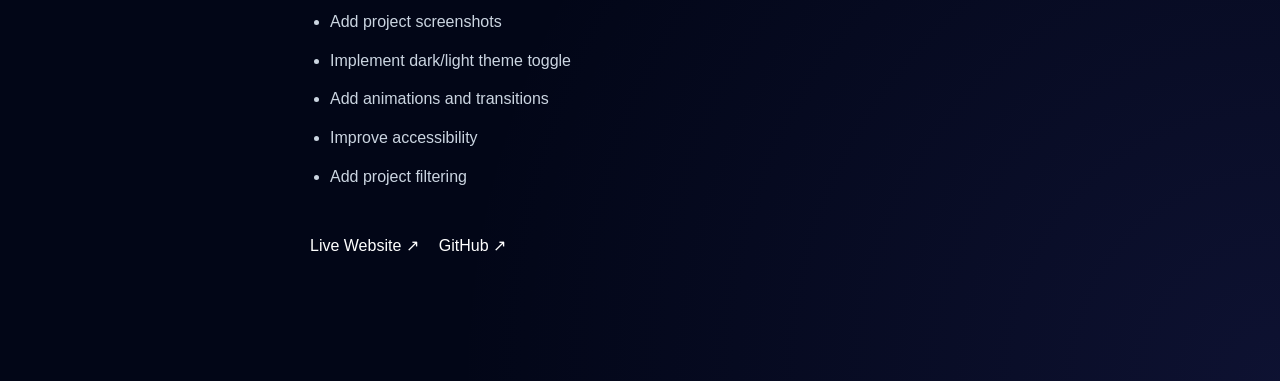
<file: projects/Portfolio.html>
<!doctype html>
<html lang="en">
  <head>
    <meta charset="UTF-8" />
    <meta name="viewport" content="width=device-width, initial-scale=1.0" />

    <title>Portfolio Website | Pavn31</title>

    <link
      href="https://fonts.googleapis.com/css2?family=Instrument+Serif:ital@0;1&display=swap"
      rel="stylesheet"
    />

    <style>
      * {
        margin: 0;
        padding: 0;
        box-sizing: border-box;
      }

      :root {
        --text: #f8fafc;
        --muted: #94a3b8;
        --bg: #020617;
      }

      body {
        font-family: sans-serif;
        background:
          radial-gradient(
            circle at top left,
            rgba(59, 130, 246, 0.15) 0%,
            transparent 35%
          ),
          radial-gradient(
            circle at bottom right,
            rgba(99, 102, 241, 0.12) 0%,
            transparent 35%
          ),
          var(--bg);

        color: var(--text);
        line-height: 1.8;
        min-height: 100vh;
      }

      .container {
        max-width: 700px;
        margin: 120px auto;
        padding: 0 20px;
      }

      .back {
        position: fixed;
        top: 25px;
        left: 30px;

        color: var(--muted);
        text-decoration: none;
        font-size: 15px;
      }

      .back:hover {
        color: white;
      }

      h1 {
        font-family: "Instrument Serif", serif;
        font-size: 4rem;
        font-weight: 400;
        margin-bottom: 10px;
      }

      .subtitle {
        color: var(--muted);
        margin-bottom: 50px;
      }

      h2 {
        font-family: "Instrument Serif", serif;
        font-size: 2rem;
        font-weight: 400;
        margin-top: 50px;
        margin-bottom: 15px;
      }

      p {
        color: #cbd5e1;
        margin-bottom: 20px;
      }

      ul {
        padding-left: 20px;
        color: #cbd5e1;
      }

      li {
        margin-bottom: 10px;
      }

      .links {
        display: flex;
        gap: 20px;
        margin-top: 40px;
        flex-wrap: wrap;
      }

      .links a {
        color: white;
        text-decoration: none;
      }

      .links a:hover {
        opacity: 0.7;
      }
    </style>
  </head>

  <body>
    <a href="index.html" class="back">← Projects</a>

    <div class="container">
      <h1>Portfolio Website</h1>

      <p class="subtitle">
        Personal portfolio designed and developed to showcase my projects,
        skills, and journey in technology.
      </p>

      <h2>Overview</h2>

      <p>
        This portfolio serves as my digital space on the internet. It highlights
        my projects, interests, and experiences while providing a simple way for
        people to learn more about me and my work.
      </p>

      <h2>Features</h2>

      <ul>
        <li>Minimal and responsive design</li>
        <li>Project showcase pages</li>
        <li>Direct links to GitHub, LinkedIn, and Email</li>
        <li>Modern typography and clean UI</li>
        <li>Mobile-friendly layout</li>
      </ul>

      <h2>Tech Stack</h2>

      <p>HTML • CSS • JavaScript</p>

      <h2>Design Goals</h2>

      <p>
        The goal was to create a portfolio that feels simple, professional, and
        easy to navigate. Instead of flashy animations and heavy effects, the
        focus was placed on readability, content, and user experience.
      </p>

      <h2>What I Learned</h2>

      <ul>
        <li>Responsive web design</li>
        <li>UI/UX principles</li>
        <li>Project organization</li>
        <li>Website deployment</li>
        <li>Performance optimization</li>
      </ul>

      <h2>Future Improvements</h2>

      <ul>
        <li>Add project screenshots</li>
        <li>Implement dark/light theme toggle</li>
        <li>Add animations and transitions</li>
        <li>Improve accessibility</li>
        <li>Add project filtering</li>
      </ul>

      <div class="links">
        <a href="https://pavn31.dpdns.org" target="_blank"> Live Website ↗ </a>

        <a href="https://github.com/Pavn31" target="_blank"> GitHub ↗ </a>
      </div>
    </div>
  </body>
</html>
</file>
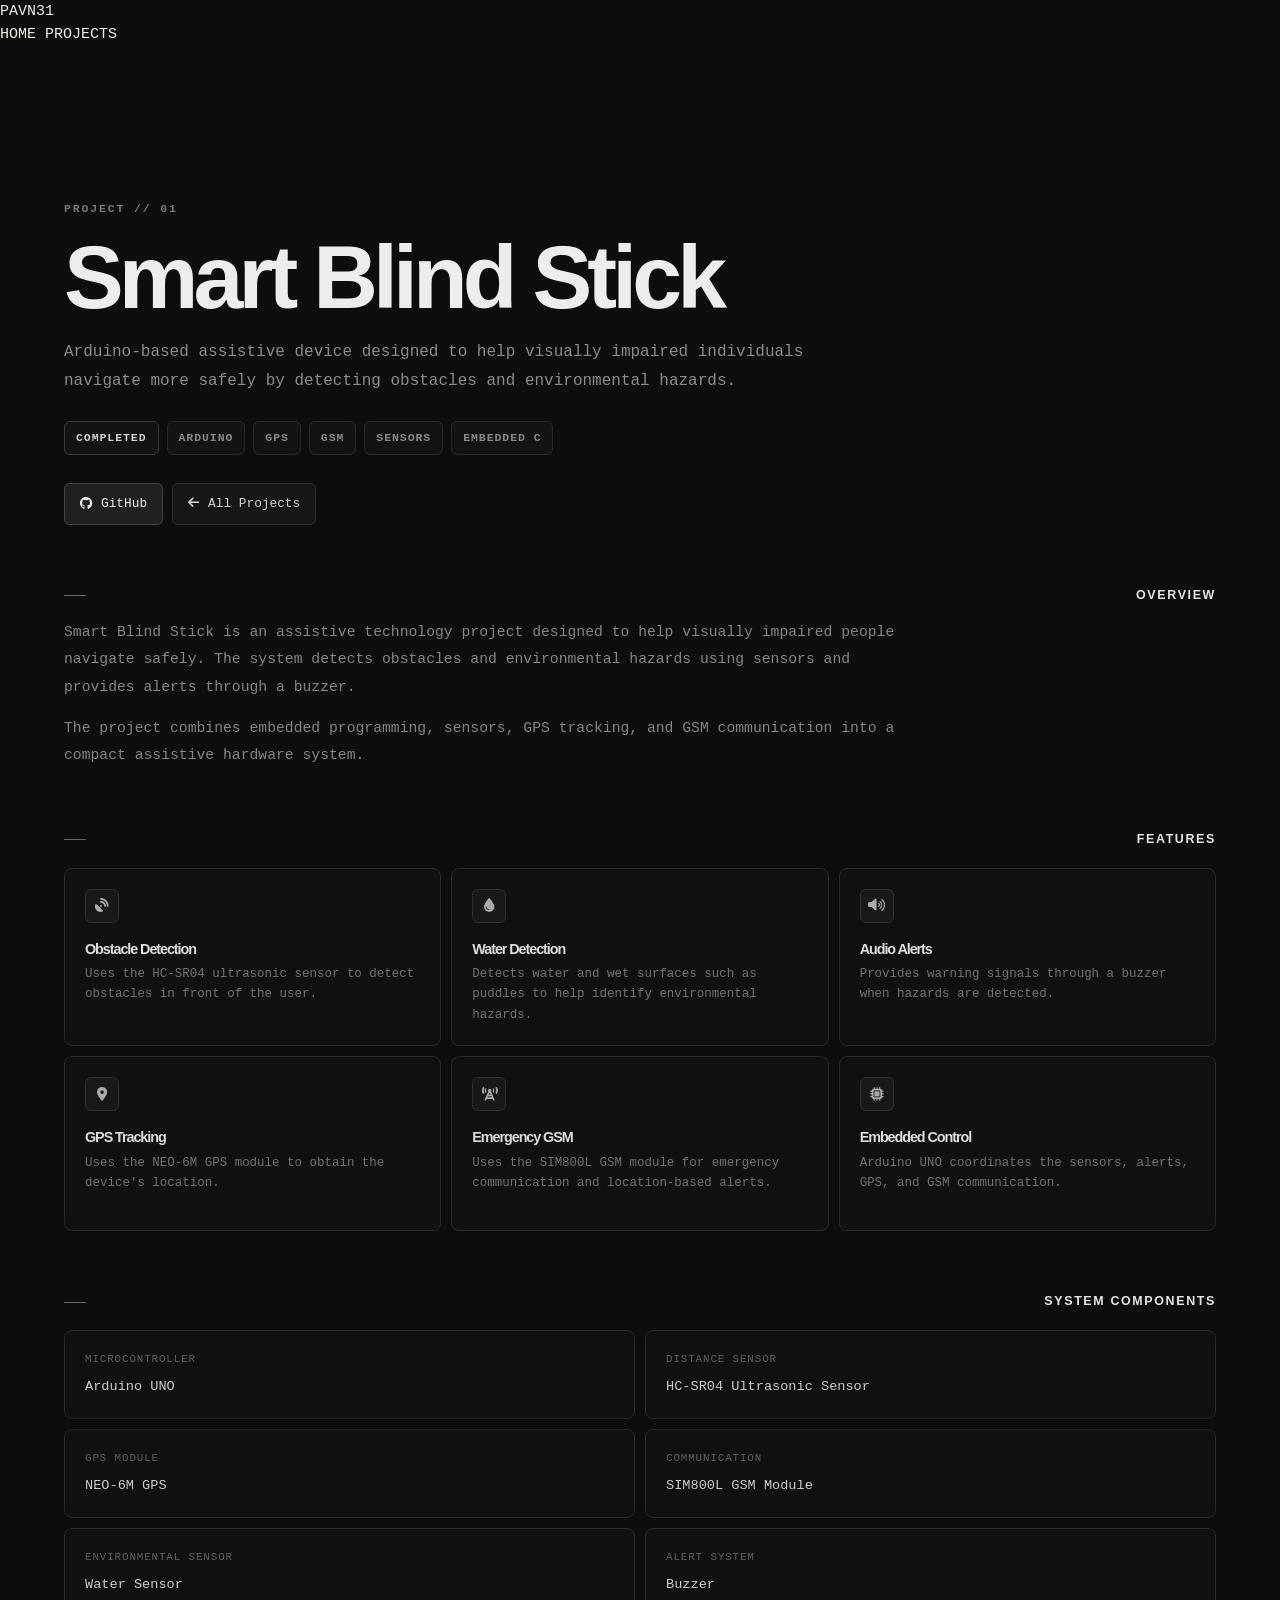
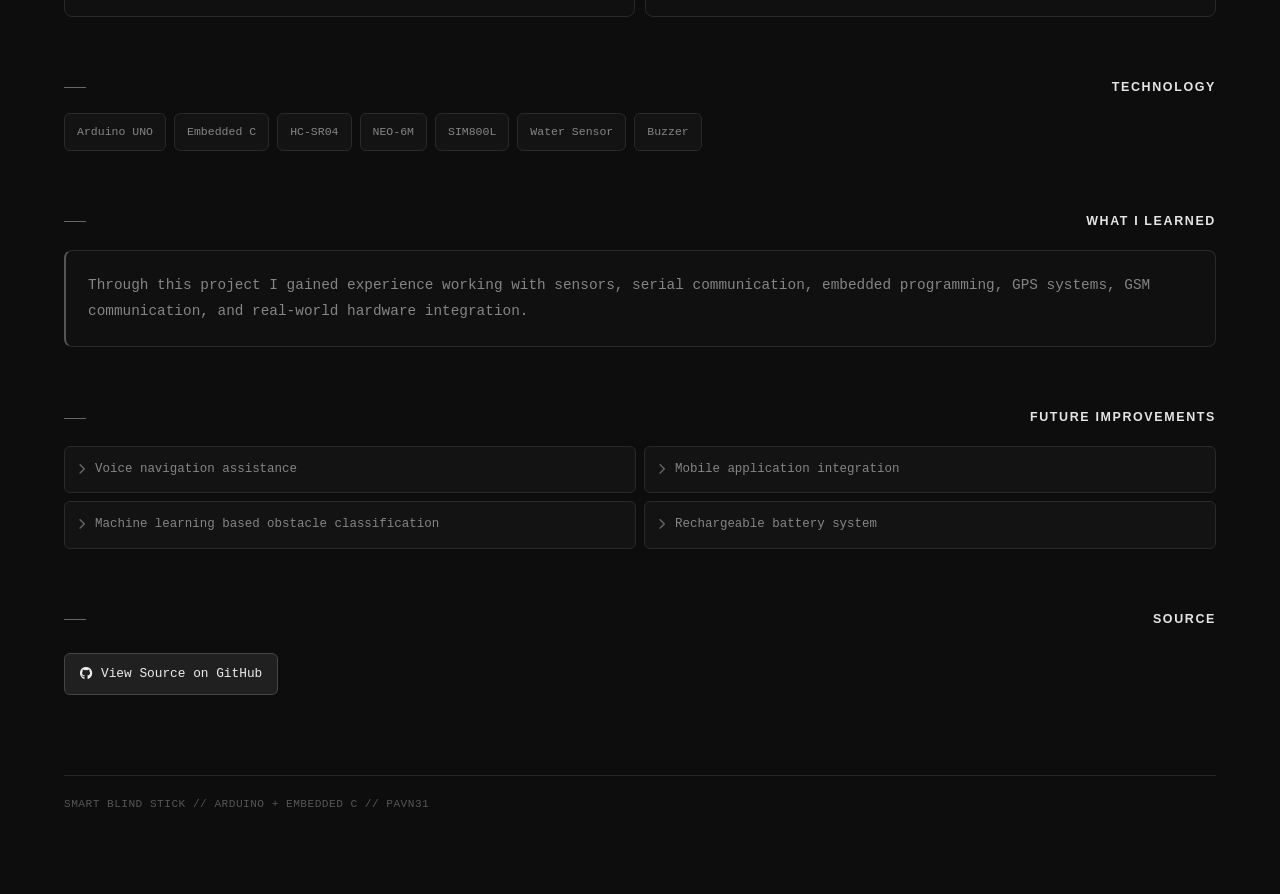
<file: projects/smart-blind-stick.html>
<!DOCTYPE html>
<html lang="en">
<head>
    <meta charset="UTF-8">
    <meta name="viewport" content="width=device-width, initial-scale=1.0">

    <title>Smart Blind Stick | Pavn31</title>

    <link rel="icon" type="image/png" href="../assets/Icon.png">

    <link
        rel="stylesheet"
        href="https://cdnjs.cloudflare.com/ajax/libs/font-awesome/6.7.2/css/all.min.css"
    >

    <link rel="stylesheet" href="../style.css">

    <style>
        /* =========================================
           SMART BLIND STICK PROJECT PAGE
           ========================================= */

        .project-page {
            max-width: 1200px;
            margin: 0 auto;
            padding: 150px 24px 80px;
        }

        /* Header */

        .project-header {
            max-width: 900px;
            margin-bottom: 55px;
        }

        .project-label {
            display: inline-block;
            margin-bottom: 18px;

            color: #777;

            font-size: 0.72rem;
            font-weight: 600;
            letter-spacing: 0.16em;
            text-transform: uppercase;
        }

        .project-header h1 {
            margin: 0 0 18px;

            color: #ededed;

            font-size: clamp(3rem, 7vw, 6rem);
            font-weight: 600;
            line-height: 0.95;
            letter-spacing: -0.055em;
        }

        .project-header p {
            max-width: 760px;

            margin: 0;

            color: #8b8b8b;

            font-size: 1rem;
            line-height: 1.8;
        }

        /* Meta */

        .project-meta {
            display: flex;
            flex-wrap: wrap;
            gap: 8px;

            margin-top: 25px;
        }

        .project-meta span {
            display: inline-flex;
            align-items: center;

            padding: 7px 11px;

            border: 1px solid #292929;
            border-radius: 6px;

            background: rgba(255, 255, 255, 0.025);

            color: #888;

            font-size: 0.72rem;
            font-weight: 600;
            letter-spacing: 0.08em;
            text-transform: uppercase;
        }

        .project-meta .status {
            color: #d0d0d0;
            border-color: #3b3b3b;
        }

        /* Buttons */

        .project-actions {
            display: flex;
            flex-wrap: wrap;
            gap: 9px;

            margin-top: 28px;
        }

        .project-button {
            display: inline-flex;
            align-items: center;
            gap: 9px;

            padding: 10px 15px;

            border: 1px solid #303030;
            border-radius: 6px;

            background: rgba(255, 255, 255, 0.035);

            color: #cfcfcf;

            text-decoration: none;

            font-size: 0.8rem;
            font-weight: 500;

            transition:
                background 0.2s ease,
                border-color 0.2s ease,
                color 0.2s ease,
                transform 0.2s ease;
        }

        .project-button:hover {
            background: rgba(255, 255, 255, 0.075);
            border-color: #505050;

            color: #fff;

            transform: translateY(-2px);
        }

        .project-button.primary {
            background: rgba(255, 255, 255, 0.08);
            border-color: #454545;

            color: #eee;
        }

        .project-button.primary:hover {
            background: rgba(255, 255, 255, 0.13);
            border-color: #666;
        }

        /* Sections */

        .project-section {
            margin-top: 65px;
        }

        .section-heading {
            display: flex;
            align-items: center;
            gap: 12px;

            margin-bottom: 18px;

            color: #e5e5e5;

            font-size: 0.78rem;
            font-weight: 600;
            letter-spacing: 0.13em;
            text-transform: uppercase;
        }

        .section-heading::before {
            content: "";

            width: 22px;
            height: 1px;

            background: #666;
        }

        .project-section > p {
            max-width: 850px;

            color: #858585;

            font-size: 0.92rem;
            line-height: 1.85;
        }

        .project-section > p + p {
            margin-top: 14px;
        }

        /* Feature Grid */

        .feature-grid {
            display: grid;
            grid-template-columns: repeat(3, 1fr);
            gap: 10px;

            margin-top: 22px;
        }

        .feature-card {
            min-height: 175px;

            padding: 20px;

            border: 1px solid #292929;
            border-radius: 8px;

            background: rgba(18, 18, 18, 0.68);

            transition:
                transform 0.25s ease,
                border-color 0.25s ease,
                background 0.25s ease;
        }

        .feature-card:hover {
            transform: translateY(-3px);

            border-color: #424242;
            background: rgba(25, 25, 25, 0.82);
        }

        .feature-icon {
            display: flex;
            align-items: center;
            justify-content: center;

            width: 34px;
            height: 34px;

            margin-bottom: 20px;

            border: 1px solid #303030;
            border-radius: 6px;

            background: rgba(255, 255, 255, 0.035);

            color: #aaa;

            font-size: 0.85rem;
        }

        .feature-card h3 {
            margin: 0 0 8px;

            color: #ddd;

            font-size: 0.9rem;
            font-weight: 600;
        }

        .feature-card p {
            margin: 0;

            color: #727272;

            font-size: 0.78rem;
            line-height: 1.65;
        }

        /* Hardware / System Block */

        .system-grid {
            display: grid;
            grid-template-columns: repeat(2, 1fr);
            gap: 10px;

            margin-top: 22px;
        }

        .system-card {
            padding: 20px;

            border: 1px solid #292929;
            border-radius: 8px;

            background: rgba(18, 18, 18, 0.68);
        }

        .system-card span {
            display: block;

            margin-bottom: 7px;

            color: #5f5f5f;

            font-family: monospace;
            font-size: 0.68rem;
            letter-spacing: 0.08em;
            text-transform: uppercase;
        }

        .system-card strong {
            color: #ccc;

            font-size: 0.85rem;
            font-weight: 500;
        }

        /* Technology */

        .tech-grid {
            display: flex;
            flex-wrap: wrap;
            gap: 8px;

            margin-top: 20px;
        }

        .tech-item {
            padding: 9px 12px;

            border: 1px solid #292929;
            border-radius: 6px;

            background: rgba(255, 255, 255, 0.025);

            color: #858585;

            font-family: monospace;
            font-size: 0.72rem;

            transition:
                border-color 0.2s ease,
                color 0.2s ease,
                background 0.2s ease;
        }

        .tech-item:hover {
            border-color: #444;

            color: #ccc;

            background: rgba(255, 255, 255, 0.05);
        }

        /* Learning */

        .learning-box {
            margin-top: 22px;
            padding: 22px;

            border: 1px solid #292929;
            border-left: 2px solid #555;
            border-radius: 8px;

            background: rgba(18, 18, 18, 0.65);
        }

        .learning-box p {
            margin: 0;

            color: #858585;

            font-size: 0.9rem;
            line-height: 1.8;
        }

        /* Future Improvements */

        .future-list {
            display: grid;
            grid-template-columns: repeat(2, 1fr);
            gap: 8px;

            margin-top: 22px;

            list-style: none;
        }

        .future-list li {
            display: flex;
            align-items: center;
            gap: 10px;

            padding: 13px;

            border: 1px solid #292929;
            border-radius: 6px;

            background: rgba(255, 255, 255, 0.025);

            color: #858585;

            font-size: 0.78rem;
        }

        .future-list li i {
            color: #666;
            font-size: 0.7rem;
        }

        /* Footer */

        .project-footer {
            margin-top: 80px;
            padding-top: 20px;

            border-top: 1px solid #252525;

            color: #555;

            font-size: 0.7rem;
            letter-spacing: 0.04em;
        }

        /* Responsive */

        @media (max-width: 850px) {
            .feature-grid {
                grid-template-columns: repeat(2, 1fr);
            }

            .system-grid {
                grid-template-columns: 1fr;
            }
        }

        @media (max-width: 650px) {
            .project-page {
                padding: 125px 18px 60px;
            }

            .project-header h1 {
                font-size: 3.5rem;
            }

            .feature-grid {
                grid-template-columns: 1fr;
            }

            .future-list {
                grid-template-columns: 1fr;
            }

            .project-actions {
                width: 100%;
            }

            .project-button {
                justify-content: center;
            }
        }
    </style>
</head>

<body>

    <!-- NAVIGATION -->
    <nav class="navbar">

        <a href="../index.html" class="nav-logo">
            PAVN31
        </a>

        <div class="nav-links">
            <a href="../index.html">HOME</a>
            <a href="index.html" class="active">PROJECTS</a>
        </div>

    </nav>


    <!-- PROJECT PAGE -->
    <main class="project-page">

        <!-- HEADER -->
        <header class="project-header">

            <span class="project-label">
                PROJECT // 01
            </span>

            <h1>Smart Blind Stick</h1>

            <p>
                Arduino-based assistive device designed to help visually
                impaired individuals navigate more safely by detecting
                obstacles and environmental hazards.
            </p>

            <div class="project-meta">

                <span class="status">
                    COMPLETED
                </span>

                <span>Arduino</span>
                <span>GPS</span>
                <span>GSM</span>
                <span>Sensors</span>
                <span>Embedded C</span>

            </div>

            <div class="project-actions">

                <a
                    href="https://github.com/Pavn31/Smart-Blind-Stick"
                    class="project-button primary"
                    target="_blank"
                    rel="noopener noreferrer"
                >
                    <i class="fa-brands fa-github"></i>
                    GitHub
                </a>

                <a
                    href="index.html"
                    class="project-button"
                >
                    <i class="fa-solid fa-arrow-left"></i>
                    All Projects
                </a>

            </div>

        </header>


        <!-- OVERVIEW -->
        <section class="project-section">

            <h2 class="section-heading">
                Overview
            </h2>

            <p>
                Smart Blind Stick is an assistive technology project designed
                to help visually impaired people navigate safely. The system
                detects obstacles and environmental hazards using sensors and
                provides alerts through a buzzer.
            </p>

            <p>
                The project combines embedded programming, sensors, GPS
                tracking, and GSM communication into a compact assistive
                hardware system.
            </p>

        </section>


        <!-- FEATURES -->
        <section class="project-section">

            <h2 class="section-heading">
                Features
            </h2>

            <div class="feature-grid">

                <article class="feature-card">

                    <div class="feature-icon">
                        <i class="fa-solid fa-satellite-dish"></i>
                    </div>

                    <h3>Obstacle Detection</h3>

                    <p>
                        Uses the HC-SR04 ultrasonic sensor to detect obstacles
                        in front of the user.
                    </p>

                </article>


                <article class="feature-card">

                    <div class="feature-icon">
                        <i class="fa-solid fa-droplet"></i>
                    </div>

                    <h3>Water Detection</h3>

                    <p>
                        Detects water and wet surfaces such as puddles to help
                        identify environmental hazards.
                    </p>

                </article>


                <article class="feature-card">

                    <div class="feature-icon">
                        <i class="fa-solid fa-volume-high"></i>
                    </div>

                    <h3>Audio Alerts</h3>

                    <p>
                        Provides warning signals through a buzzer when hazards
                        are detected.
                    </p>

                </article>


                <article class="feature-card">

                    <div class="feature-icon">
                        <i class="fa-solid fa-location-dot"></i>
                    </div>

                    <h3>GPS Tracking</h3>

                    <p>
                        Uses the NEO-6M GPS module to obtain the device's
                        location.
                    </p>

                </article>


                <article class="feature-card">

                    <div class="feature-icon">
                        <i class="fa-solid fa-tower-cell"></i>
                    </div>

                    <h3>Emergency GSM</h3>

                    <p>
                        Uses the SIM800L GSM module for emergency communication
                        and location-based alerts.
                    </p>

                </article>


                <article class="feature-card">

                    <div class="feature-icon">
                        <i class="fa-solid fa-microchip"></i>
                    </div>

                    <h3>Embedded Control</h3>

                    <p>
                        Arduino UNO coordinates the sensors, alerts, GPS, and
                        GSM communication.
                    </p>

                </article>

            </div>

        </section>


        <!-- SYSTEM -->
        <section class="project-section">

            <h2 class="section-heading">
                System Components
            </h2>

            <div class="system-grid">

                <div class="system-card">
                    <span>Microcontroller</span>
                    <strong>Arduino UNO</strong>
                </div>

                <div class="system-card">
                    <span>Distance Sensor</span>
                    <strong>HC-SR04 Ultrasonic Sensor</strong>
                </div>

                <div class="system-card">
                    <span>GPS Module</span>
                    <strong>NEO-6M GPS</strong>
                </div>

                <div class="system-card">
                    <span>Communication</span>
                    <strong>SIM800L GSM Module</strong>
                </div>

                <div class="system-card">
                    <span>Environmental Sensor</span>
                    <strong>Water Sensor</strong>
                </div>

                <div class="system-card">
                    <span>Alert System</span>
                    <strong>Buzzer</strong>
                </div>

            </div>

        </section>


        <!-- TECHNOLOGY -->
        <section class="project-section">

            <h2 class="section-heading">
                Technology
            </h2>

            <div class="tech-grid">

                <span class="tech-item">Arduino UNO</span>
                <span class="tech-item">Embedded C</span>
                <span class="tech-item">HC-SR04</span>
                <span class="tech-item">NEO-6M</span>
                <span class="tech-item">SIM800L</span>
                <span class="tech-item">Water Sensor</span>
                <span class="tech-item">Buzzer</span>

            </div>

        </section>


        <!-- LEARNING -->
        <section class="project-section">

            <h2 class="section-heading">
                What I Learned
            </h2>

            <div class="learning-box">

                <p>
                    Through this project I gained experience working with
                    sensors, serial communication, embedded programming, GPS
                    systems, GSM communication, and real-world hardware
                    integration.
                </p>

            </div>

        </section>


        <!-- FUTURE -->
        <section class="project-section">

            <h2 class="section-heading">
                Future Improvements
            </h2>

            <ul class="future-list">

                <li>
                    <i class="fa-solid fa-chevron-right"></i>
                    Voice navigation assistance
                </li>

                <li>
                    <i class="fa-solid fa-chevron-right"></i>
                    Mobile application integration
                </li>

                <li>
                    <i class="fa-solid fa-chevron-right"></i>
                    Machine learning based obstacle classification
                </li>

                <li>
                    <i class="fa-solid fa-chevron-right"></i>
                    Rechargeable battery system
                </li>

            </ul>

        </section>


        <!-- GITHUB -->
        <section class="project-section">

            <h2 class="section-heading">
                Source
            </h2>

            <div class="project-actions">

                <a
                    href="https://github.com/Pavn31/Smart-Blind-Stick"
                    class="project-button primary"
                    target="_blank"
                    rel="noopener noreferrer"
                >
                    <i class="fa-brands fa-github"></i>
                    View Source on GitHub
                </a>

            </div>

        </section>


        <!-- FOOTER -->
        <footer class="project-footer">
            SMART BLIND STICK // ARDUINO + EMBEDDED C // PAVN31
        </footer>

    </main>

</body>
</html>
</file>
<file: style.css>
:root {
  --paper: #0d0d0d;
  --surface: #151515;
  --surface-2: #1c1c1c;
  --ink: #f1eee7;
  --muted: #a7a29a;
  --accent: #ff5a1f;
  --line: 2px solid var(--ink);
  --display: "Archivo", Arial, sans-serif;
  --mono: "IBM Plex Mono", ui-monospace, monospace;
}

* {
  box-sizing: border-box;
  margin: 0;
  padding: 0;
}
html {
  scroll-behavior: smooth;
}
body {
  background: var(--paper);
  color: var(--ink);
  font-family: var(--mono);
  font-size: 15px;
  line-height: 1.55;
  overflow-x: hidden;
}
a {
  color: inherit;
  text-decoration: none;
}
img {
  display: block;
  max-width: 100%;
}
:focus-visible {
  outline: 3px solid var(--accent);
  outline-offset: 5px;
}

.progress {
  position: fixed;
  z-index: 20;
  top: 0;
  left: 0;
  width: 0;
  height: 4px;
  background: var(--accent);
  transform-origin: left;
}
.site-header {
  height: 68px;
  position: sticky;
  top: 0;
  z-index: 10;
  display: grid;
  grid-template-columns: 1fr auto 1fr;
  align-items: center;
  padding: 0 clamp(1rem, 3vw, 3rem);
  background: rgba(13, 13, 13, 0.96);
  border-bottom: var(--line);
}
.wordmark {
  font-family: var(--display);
  font-size: 1.1rem;
  font-weight: 900;
  letter-spacing: -0.07em;
}
.wordmark span,
em {
  color: var(--accent);
  font-style: normal;
}
.site-header nav {
  display: flex;
  gap: clamp(1rem, 3vw, 3rem);
  font-size: 0.68rem;
  letter-spacing: 0.14em;
  text-transform: uppercase;
}
.site-header nav a,
.site-footer a,
.card-link {
  transition: color 0.18s ease;
}
.site-header nav a:hover,
.site-footer a:hover,
.card-link:hover {
  color: var(--accent);
}
.header-index {
  color: var(--muted);
  text-align: right;
  font-size: 0.68rem;
}

.mono {
  font-family: var(--mono);
  font-size: 0.72rem;
  letter-spacing: 0.08em;
}
.page-grid {
  display: grid;
  grid-template-columns: repeat(12, minmax(0, 1fr));
  gap: 0 clamp(1rem, 2.5vw, 2.5rem);
  padding-left: clamp(1rem, 4vw, 4rem);
  padding-right: clamp(1rem, 4vw, 4rem);
}
.hero {
  min-height: calc(100vh - 68px);
  grid-template-rows: auto 1fr auto;
  padding-top: clamp(1rem, 3vw, 3rem);
  padding-bottom: 1rem;
}
.hero-meta {
  grid-column: 1 / -1;
  display: flex;
  justify-content: space-between;
  color: var(--muted);
  border-bottom: 1px solid #555;
  padding-bottom: 0.65rem;
}
.hero-copy {
  grid-column: 1 / 8;
  align-self: center;
  padding-top: clamp(3rem, 8vw, 8rem);
}
.kicker,
.section-number {
  color: var(--muted);
  font-size: 0.72rem;
  letter-spacing: 0.14em;
  font-weight: 500;
}
.kicker {
  margin-bottom: 1rem;
}
h1,
h2,
h3 {
  font-family: var(--display);
  font-weight: 900;
  line-height: 0.91;
  letter-spacing: -0.075em;
}
.hero h1 {
  max-width: 9ch;
  margin-bottom: 2rem;
  font-size: clamp(4rem, 10vw, 10.5rem);
}
.mask {
  display: block;
  overflow: hidden;
}
.accent-line {
  color: var(--accent);
}
.hero-intro {
  max-width: 38rem;
  margin-bottom: 2rem;
  color: #d4d0c9;
  font-size: clamp(1.05rem, 1.8vw, 1.35rem);
  line-height: 1.3;
}
.hero-actions {
  display: flex;
  flex-wrap: wrap;
  gap: 0.75rem;
  margin-bottom: 2.6rem;
}
.button {
  display: inline-flex;
  align-items: center;
  justify-content: space-between;
  gap: 1.1rem;
  padding: 0.8rem 1rem;
  border: var(--line);
  font-size: 0.72rem;
  font-weight: 500;
  letter-spacing: 0.05em;
  text-transform: uppercase;
  transition:
    background-color 0.18s ease,
    color 0.18s ease,
    box-shadow 0.18s ease,
    transform 0.18s ease;
}
.button-solid {
  background: var(--ink);
  color: var(--paper);
}
.button-outline {
  background: transparent;
}
.button:hover {
  background: var(--accent);
  color: var(--paper);
  box-shadow: 6px 6px 0 var(--ink);
  transform: translate(-2px, -2px);
}
.study-note {
  color: var(--muted);
  line-height: 1.7;
}
.study-note strong {
  color: var(--ink);
  font-size: 0.8rem;
}

.portrait-block {
  grid-column: 9 / -1;
  align-self: center;
  justify-self: end;
  width: min(100%, 390px);
}
.portrait-frame {
  position: relative;
  padding: 0.65rem;
  background: var(--surface-2);
  border: var(--line);
  box-shadow: 10px 10px 0 var(--accent);
  transition:
    transform 0.25s cubic-bezier(0.22, 1, 0.36, 1),
    box-shadow 0.25s ease;
}
.portrait-frame:hover {
  transform: translate(-4px, -4px);
  box-shadow: 14px 14px 0 var(--accent);
}
.portrait-frame img {
  width: 100%;
  aspect-ratio: 1 / 1;
  object-fit: cover;
  object-position: center;
  filter: grayscale(0.8) contrast(1.08) brightness(0.92);
}
.portrait-frame::after {
  content: "";
  position: absolute;
  inset: 0.65rem;
  border: 1px solid rgba(241, 238, 231, 0.5);
  pointer-events: none;
}
.portrait-mark {
  position: absolute;
  right: 1rem;
  bottom: 1rem;
  z-index: 1;
  padding: 0.35rem;
  background: var(--accent);
  color: var(--paper);
  line-height: 1.2;
  font-weight: 500;
}
.portrait-block figcaption {
  padding-top: 0.7rem;
  color: var(--muted);
}
.hero-footer {
  grid-column: 1 / -1;
  display: flex;
  justify-content: space-between;
  gap: 1rem;
  border-top: var(--line);
  padding-top: 0.7rem;
  color: var(--muted);
  font-size: 0.65rem;
}

.section {
  border-top: var(--line);
  padding-top: clamp(3rem, 6vw, 6rem);
  padding-bottom: clamp(5rem, 10vw, 10rem);
}
.section-number {
  grid-column: 1 / 4;
}
.section-heading {
  grid-column: 4 / -1;
  display: flex;
  justify-content: space-between;
  align-items: flex-start;
  gap: 2rem;
  margin-bottom: clamp(2.5rem, 5vw, 5rem);
}
h2 {
  font-size: clamp(3rem, 7vw, 7rem);
}
.section-note {
  color: var(--muted);
  text-align: right;
  line-height: 1.5;
}

.cards {
  grid-column: 1 / -1;
  display: grid;
  grid-template-columns: repeat(3, minmax(0, 1fr));
  border-top: var(--line);
  border-left: var(--line);
}
.project-card {
  cursor: pointer;

  min-height: 580px;
  display: flex;
  flex-direction: column;
  padding: 1rem;
  background: var(--surface);
  border-right: var(--line);
  border-bottom: var(--line);
  transition:
    background-color 0.2s ease,
    color 0.2s ease,
    box-shadow 0.2s ease,
    transform 0.2s ease;
}
.project-card:hover {
  background: var(--ink);
  color: var(--paper);
  box-shadow: 10px 10px 0 var(--accent);
  transform: translate(-3px, -3px);
}
.card-top {
  display: flex;
  justify-content: space-between;
  border-bottom: 1px solid currentColor;
  padding-bottom: 0.7rem;
  color: var(--muted);
}
.project-card:hover .card-top {
  color: var(--paper);
}
.card-signal {
  display: flex;
  align-items: center;
  justify-content: space-between;
  gap: 1rem;
  margin: clamp(3rem, 7vw, 7rem) 0 1rem;
  padding: 0.7rem 0;
  border-top: 1px solid currentColor;
  border-bottom: 1px solid currentColor;
  color: var(--accent);
  font-size: 0.64rem;
}
.card-signal b {
  font-family: var(--display);
  font-size: 2rem;
  font-weight: 500;
}
.project-card h3 {
  margin-bottom: 1.3rem;
  font-size: clamp(3.4rem, 7vw, 7rem);
}
.project-card p {
  max-width: 38rem;
  margin-bottom: 1.5rem;
  color: #c3beb6;
  font-size: clamp(1rem, 1.4vw, 1.15rem);
  line-height: 1.4;
}
.project-card:hover p {
  color: var(--paper);
}
.tags {
  display: flex;
  flex-wrap: wrap;
  gap: 0.45rem;
  margin-top: auto;
  margin-bottom: 1.5rem;
}
.tags span {
  padding: 0.25rem 0.45rem;
  border: 1px solid currentColor;
  font-size: 0.65rem;
}
.card-link {
  border-top: var(--line);
  padding-top: 0.8rem;
  color: var(--ink);
  font-size: 0.7rem;
}
.project-card:hover .card-link {
  color: var(--paper);
}
.contributors {
  margin-top: auto;
  margin-bottom: 1.5rem;
  padding: 0.75rem 0;
  border-top: 1px solid currentColor;
  border-bottom: 1px solid currentColor;
}
.contributors-label {
  display: block;
  margin-bottom: 0.6rem;
  color: var(--muted);
  font-size: 0.62rem;
}
.contributor-links {
  display: flex;
  flex-wrap: wrap;
  gap: 0.25rem 0.7rem;
}
.contributor-links a {
  color: var(--accent);
  font-size: 0.64rem;
  transition: color 0.18s ease;
}
.contributor-links a:hover {
  color: var(--ink);
}
.project-card:hover .contributors-label {
  color: var(--paper);
}
.project-card:hover .contributor-links a {
  color: var(--paper);
}
.project-card:hover .contributor-links a:hover {
  color: var(--accent);
}

.about-section {
  background: #111;
  color: var(--ink);
}
.about-section .section-heading {
  grid-column: 4 / -1;
}
.about-copy {
  grid-column: 4 / 9;
  font-size: clamp(1.2rem, 2.3vw, 2rem);
  line-height: 1.2;
}
.about-copy p + p {
  margin-top: 1.5rem;
  color: #c3beb6;
}
.skills {
  grid-column: 9 / -1;
  display: flex;
  flex-direction: column;
  align-content: start;
  gap: 0.5rem;
}
.skills span {
  border-color: var(--ink);
  padding: 0.5rem;
}
.contact-section {
  row-gap: 3rem;
}
.contact-copy {
  grid-column: 4 / 9;
}
.contact-copy h2 {
  margin-bottom: 2rem;
}
.contact-copy p {
  max-width: 30rem;
  color: #c3beb6;
  font-size: 1.1rem;
}
.contact-links {
  grid-column: 9 / -1;
  align-self: end;
}
.contact-links a {
  display: grid;
  grid-template-columns: 4rem 1fr auto;
  gap: 1rem;
  align-items: center;
  padding: 0.9rem 0;
  border-top: 1px solid #777;
  transition:
    background-color 0.18s ease,
    padding 0.18s ease,
    color 0.18s ease;
}
.contact-links a:last-of-type {
  border-bottom: 1px solid #777;
}
.contact-links a:hover {
  padding-right: 0.6rem;
  padding-left: 0.6rem;
  background: var(--accent);
  color: var(--paper);
}
.contact-icon {
  display: grid;
  place-items: center;
  width: 3.25rem;
  height: 3.25rem;
  border: 1px solid currentColor;
}
.contact-icon svg {
  width: 1.65rem;
  height: 1.65rem;
  fill: currentColor;
  stroke: none;
}
.contact-icon-mail svg {
  fill: none;
  stroke: currentColor;
  stroke-width: 1.6;
  stroke-linecap: square;
  stroke-linejoin: miter;
}
.contact-icon-linkedin svg {
  width: 1.7rem;
  height: 1.7rem;
}
.contact-links small {
  display: block;
  margin-bottom: 0.25rem;
  color: var(--muted);
}
.contact-links strong {
  display: block;
  font-family: var(--display);
  font-size: clamp(0.9rem, 1.6vw, 1.3rem);
  word-break: break-word;
}
.contact-arrow {
  align-self: center;
  font-size: 1.5rem;
}
.contact-links a:hover small {
  color: var(--paper);
}
.location {
  margin-top: 1rem;
  color: var(--muted);
}
.site-footer {
  display: flex;
  justify-content: space-between;
  gap: 1rem;
  padding: 1rem clamp(1rem, 4vw, 4rem);
  border-top: var(--line);
  color: var(--muted);
  font-size: 0.68rem;
}

.reveal {
  opacity: 0;
  transform: translateY(22px);
  transition:
    opacity 0.75s cubic-bezier(0.22, 1, 0.36, 1),
    transform 0.75s cubic-bezier(0.22, 1, 0.36, 1);
}
.reveal.is-visible {
  opacity: 1;
  transform: none;
}
.hero-line {
  transform: translateY(110%);
  transition: transform 0.8s cubic-bezier(0.22, 1, 0.36, 1);
}
.hero-line.is-visible {
  transform: translateY(0);
}

@media (max-width: 1024px) {
  .hero-copy {
    grid-column: 1 / 8;
  }
  .portrait-block {
    grid-column: 9 / -1;
  }
  .cards {
    grid-template-columns: repeat(2, minmax(0, 1fr));
  }
  .project-card {
    min-height: 500px;
  }
  .about-copy {
    grid-column: 4 / 9;
  }
  .skills {
    grid-column: 9 / -1;
  }
}

@media (max-width: 639px) {
  .site-header {
    height: 56px;
    grid-template-columns: 1fr auto;
  }
  .site-header nav {
    display: none;
  }
  .header-index {
    display: none;
  }
  .page-grid {
    grid-template-columns: repeat(4, minmax(0, 1fr));
    gap: 0 1rem;
  }
  .hero {
    min-height: auto;
    grid-template-rows: auto auto auto auto;
    padding-top: 1rem;
    padding-bottom: 1rem;
  }
  .hero-meta {
    grid-column: 1 / -1;
    display: block;
    line-height: 1.8;
  }
  .hero-meta span {
    display: block;
  }
  .hero-copy {
    grid-column: 1 / -1;
    padding-top: 5rem;
  }
  .hero h1 {
    margin-bottom: 1.5rem;
    font-size: clamp(4rem, 20vw, 7rem);
  }
  .hero-intro {
    font-size: 1.1rem;
  }
  .portrait-block {
    grid-column: 1 / -1;
    width: 100%;
    justify-self: stretch;
    margin-top: 3rem;
  }
  .hero-footer {
    grid-column: 1 / -1;
    display: grid;
    grid-template-columns: 1fr 1fr;
    gap: 0.5rem;
    margin-top: 3rem;
  }
  .hero-footer span:nth-child(3) {
    grid-column: 1 / -1;
  }
  .section {
    padding-top: 3rem;
    padding-bottom: 5rem;
  }
  .section-number {
    grid-column: 1 / -1;
    margin-bottom: 2rem;
  }
  .section-heading,
  .about-section .section-heading {
    grid-column: 1 / -1;
    display: block;
    margin-bottom: 2.5rem;
  }
  .section-heading h2 {
    margin-bottom: 1.5rem;
  }
  .section-note {
    text-align: left;
  }
  .cards {
    grid-column: 1 / -1;
    display: block;
  }
  .project-card {
    min-height: 480px;
  }
  .project-card h3 {
    font-size: clamp(4rem, 18vw, 7rem);
  }
  .about-copy {
    grid-column: 1 / -1;
    margin-bottom: 2.5rem;
    font-size: 1.4rem;
  }
  .skills {
    grid-column: 1 / -1;
  }
  .contact-copy,
  .contact-links {
    grid-column: 1 / -1;
  }
  .contact-links {
    margin-top: 1rem;
  }
  .contact-links a {
    grid-template-columns: 3.25rem 1fr auto;
    gap: 0.65rem;
  }
  .contact-icon {
    width: 2.7rem;
    height: 2.7rem;
  }
  .contact-icon svg {
    width: 1.35rem;
    height: 1.35rem;
  }
  .site-footer {
    display: block;
    line-height: 2;
  }
  .site-footer a {
    display: block;
    margin-top: 0.5rem;
  }
  .portrait-frame {
    padding: 0.5rem;
  }
  .portrait-frame::after {
    inset: 0.5rem;
  }
  .button {
    flex: 1;
  }
  .reveal {
    transform: translateY(16px);
  }
}

@media (prefers-reduced-motion: reduce) {
  html {
    scroll-behavior: auto;
  }
  .reveal,
  .hero-line {
    opacity: 1;
    transform: none;
    transition: none;
  }
  .button,
  .project-card,
  .portrait-frame,
  .contact-links a,
  .site-header nav a,
  .site-footer a {
    transition: none;
  }
}
</file>
